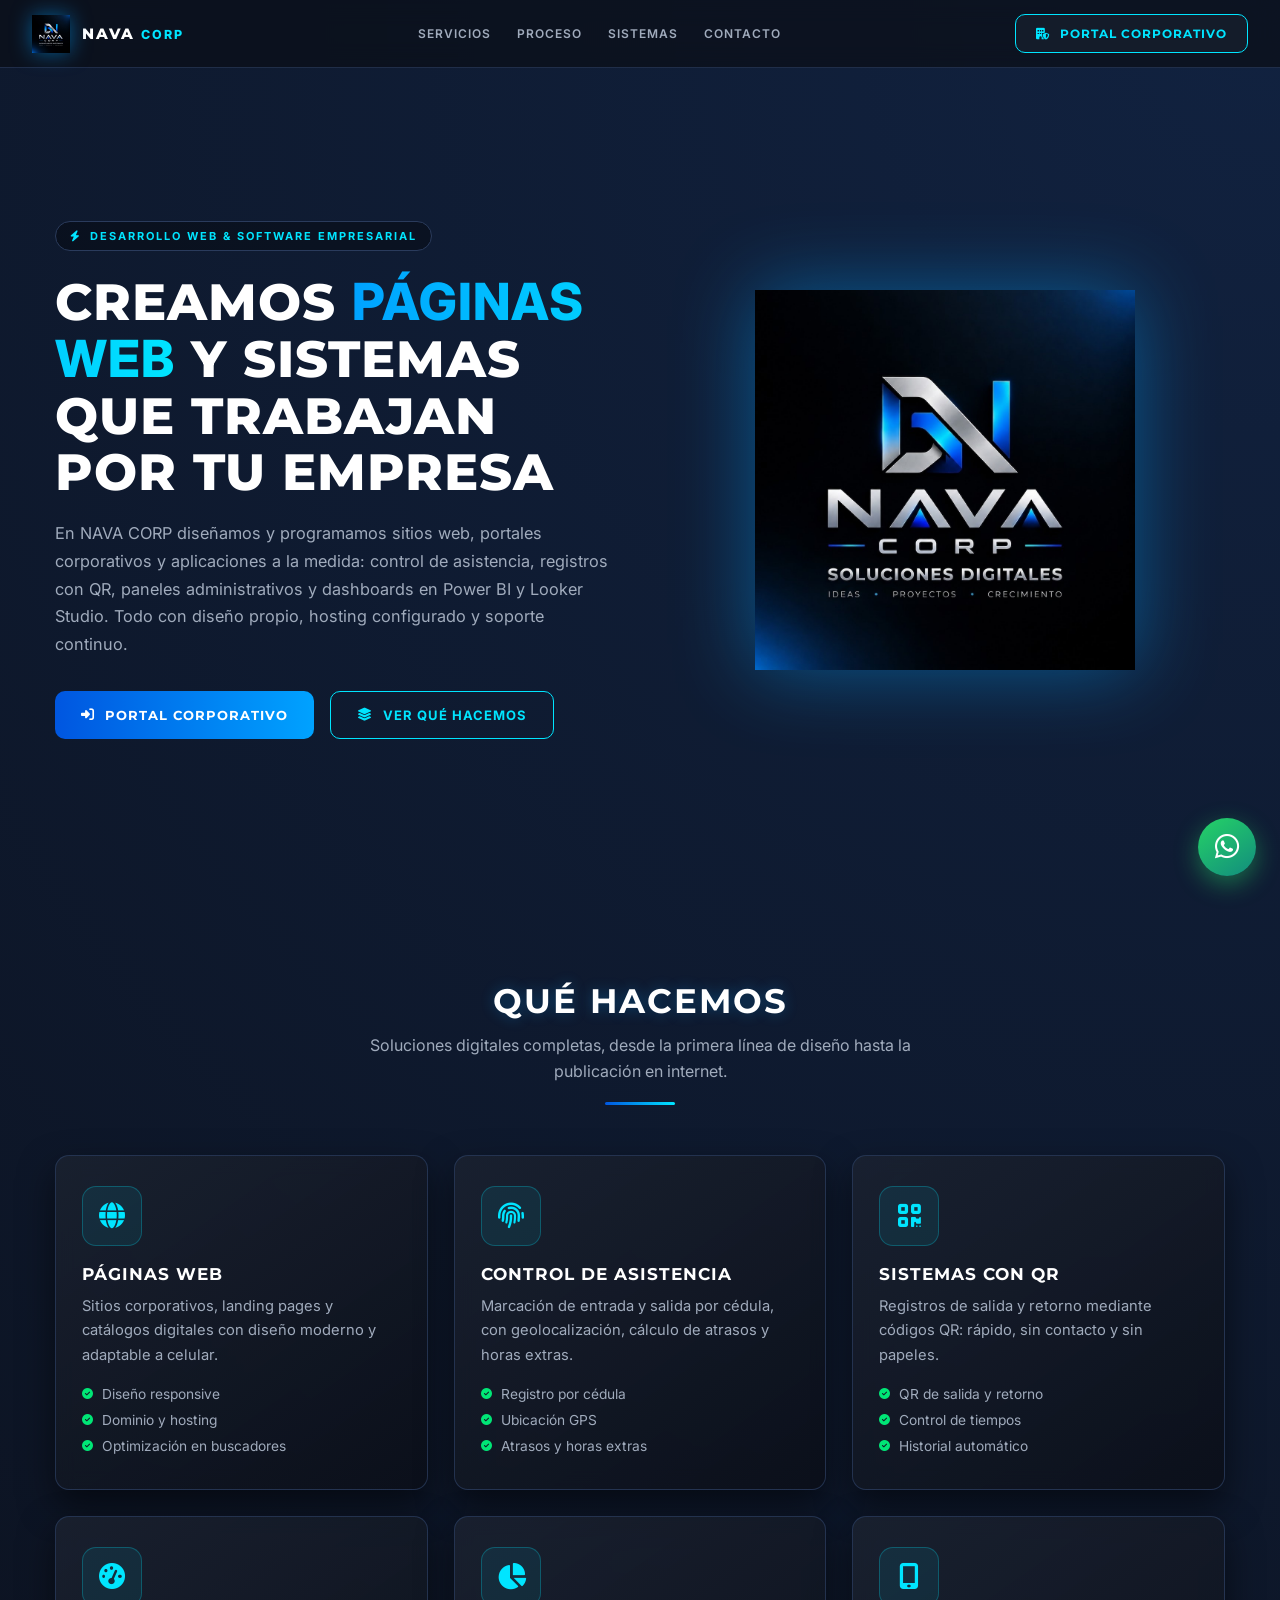
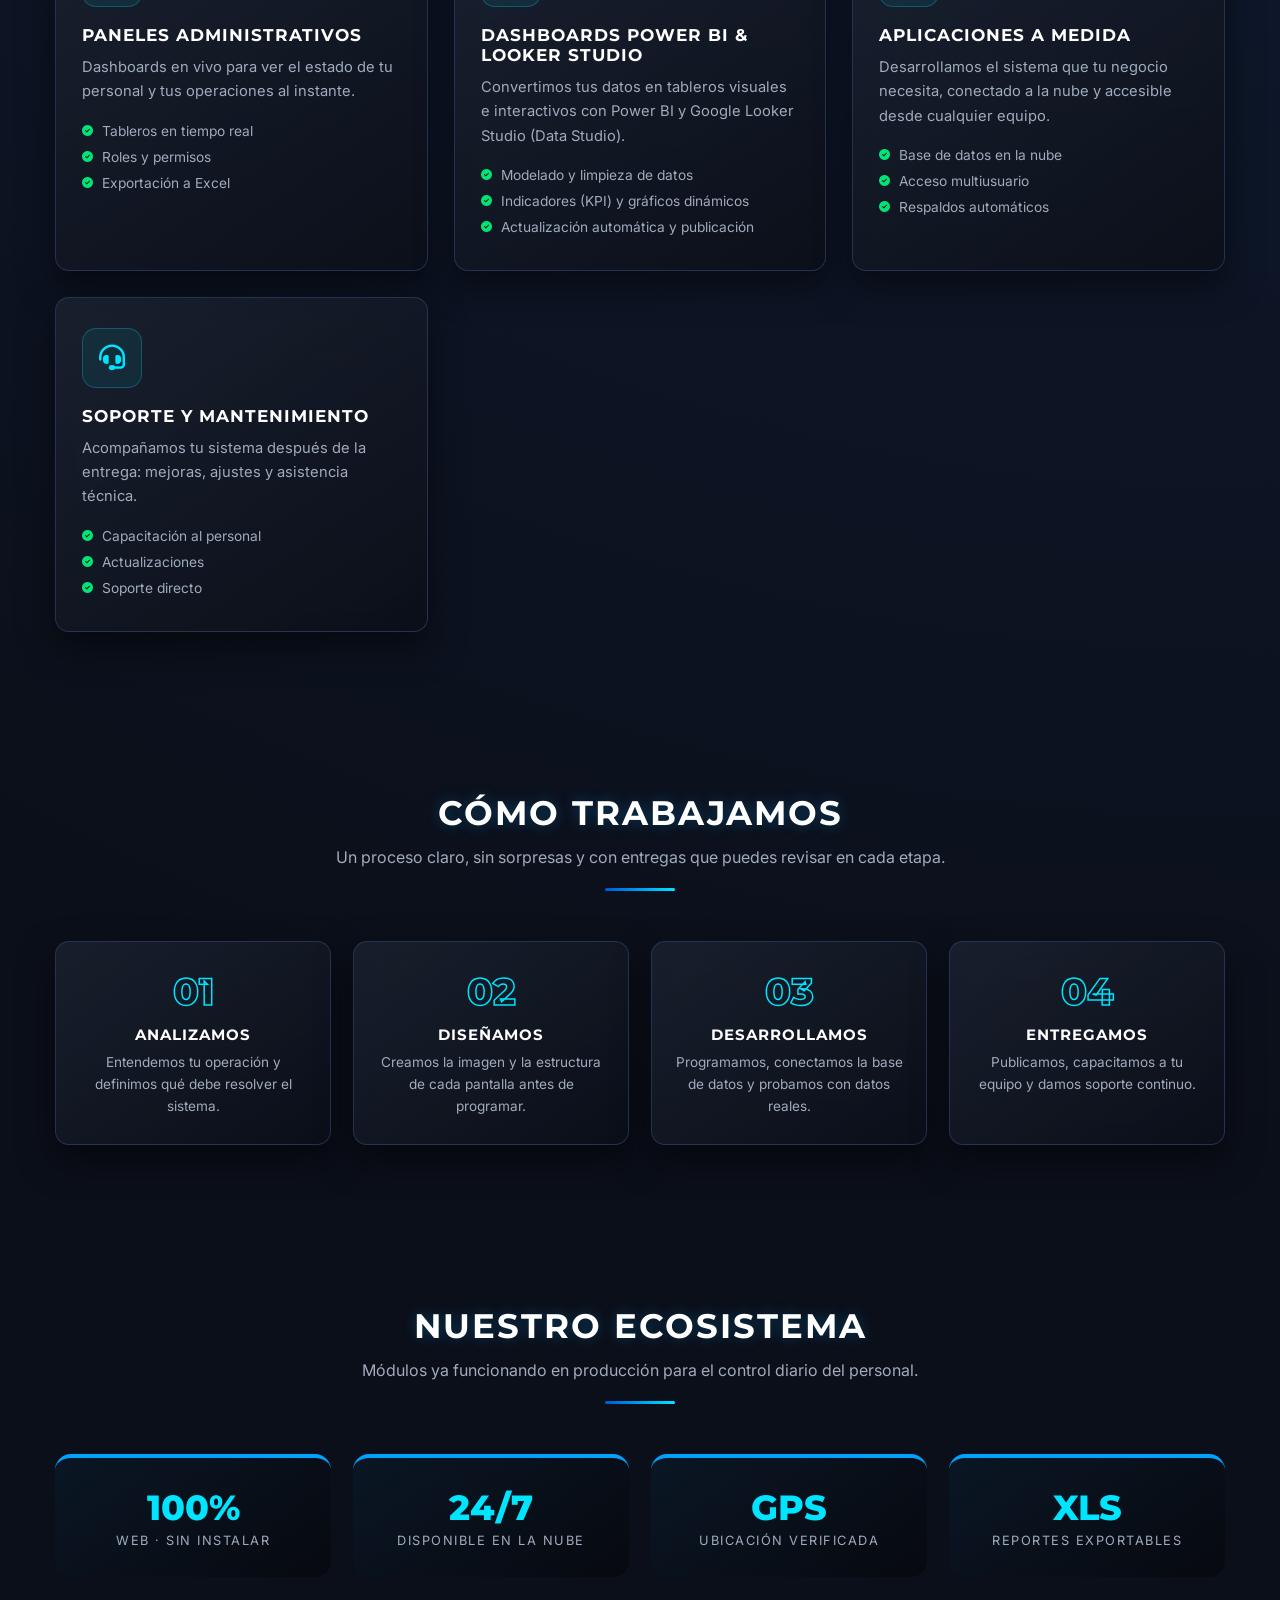
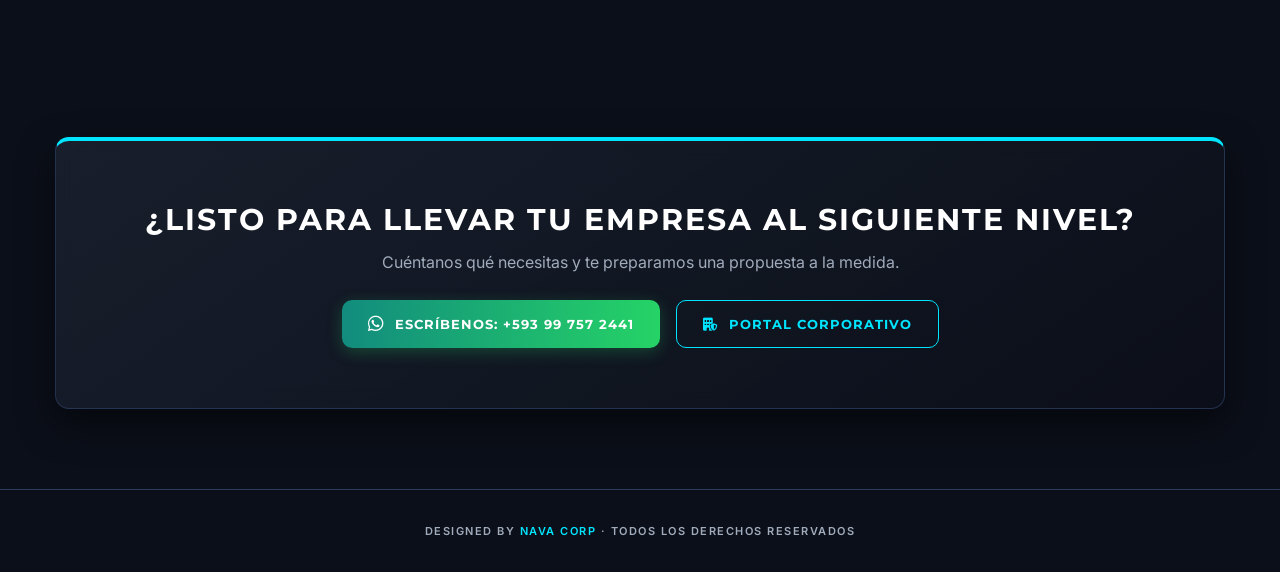
<file: public/index.html>
<!DOCTYPE html>
<html lang="es">
<head>
<meta charset="UTF-8">
<meta name="viewport" content="width=device-width, initial-scale=1.0">
<title>NAVA CORP · Desarrollo de Páginas y Sistemas Web</title>
<link href="https://fonts.googleapis.com/css2?family=Montserrat:wght@400;500;600;700;800&family=Inter:wght@400;500;600;700&display=swap" rel="stylesheet">
<link rel="stylesheet" href="https://cdnjs.cloudflare.com/ajax/libs/font-awesome/6.4.0/css/all.min.css">
<style>
:root{
  --nava-carbon:#0b0f19; --nava-steel:#1c2331; --nava-silver:#a0abbc;
  --nava-electric-blue:#0056e0; --nava-electric-light:#00a2ff; --nava-cyan:#00e5ff;
  --success:#00e676; --warning:#ffea00; --danger:#ff1744;
  --text-main:#fff; --text-muted:var(--nava-silver); --border-color:#2a3b5c;
}
*{margin:0;padding:0;box-sizing:border-box;font-family:'Inter',sans-serif;}
html{scroll-behavior:smooth;}
body{background:radial-gradient(circle at top right,#112240 0%,var(--nava-carbon) 70%);color:var(--text-main);min-height:100vh;overflow-x:hidden;}
h1,h2,h3,h4,button,input{font-family:'Montserrat',sans-serif;}
a{color:inherit;text-decoration:none;}
::-webkit-scrollbar{width:8px;}
::-webkit-scrollbar-track{background:rgba(0,0,0,.3);}
::-webkit-scrollbar-thumb{background:var(--border-color);border-radius:4px;}
::-webkit-scrollbar-thumb:hover{background:var(--nava-cyan);}

/* ===== HEADER ===== */
.topbar{position:fixed;top:0;left:0;right:0;z-index:900;display:flex;align-items:center;justify-content:space-between;
  padding:14px 32px;background:rgba(11,15,25,.75);backdrop-filter:blur(12px);border-bottom:1px solid rgba(42,59,92,.7);}
.brand{display:flex;align-items:center;gap:12px;}
.brand img{height:38px;filter:drop-shadow(0 0 10px rgba(0,162,255,.5));}
.brand span{font-family:'Montserrat';font-weight:800;letter-spacing:2px;font-size:15px;}
.brand span small{color:var(--nava-cyan);}
.nav-links{display:flex;gap:26px;align-items:center;}
.nav-links a{font-size:12px;font-weight:600;text-transform:uppercase;letter-spacing:1px;color:var(--text-muted);transition:.25s;}
.nav-links a:hover{color:var(--nava-cyan);}
.btn-cliente{padding:11px 20px;border-radius:10px;background:rgba(28,35,49,.6);border:1px solid var(--nava-cyan);color:var(--nava-cyan);
  cursor:pointer;font-weight:700;text-transform:uppercase;font-size:12px;letter-spacing:1px;display:flex;align-items:center;gap:9px;transition:.3s;white-space:nowrap;}
.btn-cliente:hover{background:rgba(0,229,255,.12);box-shadow:0 0 18px rgba(0,229,255,.45);transform:translateY(-2px);}

/* ===== HERO ===== */
.hero{min-height:100vh;display:flex;align-items:center;gap:50px;padding:130px 40px 70px;max-width:1250px;margin:0 auto;flex-wrap:wrap;}
.hero-text{flex:1;min-width:320px;}
.tag{display:inline-flex;align-items:center;gap:8px;font-size:11px;font-weight:700;letter-spacing:2px;text-transform:uppercase;
  color:var(--nava-cyan);border:1px solid var(--border-color);background:rgba(0,0,0,.35);padding:7px 14px;border-radius:20px;margin-bottom:22px;}
.hero h1{font-size:3.2rem;line-height:1.1;font-weight:800;text-transform:uppercase;letter-spacing:1px;margin-bottom:20px;}
.hero h1 em{font-style:normal;background:linear-gradient(90deg,var(--nava-electric-light),var(--nava-cyan));-webkit-background-clip:text;background-clip:text;color:transparent;}
.hero p{color:var(--text-muted);font-size:1.02rem;line-height:1.7;max-width:560px;margin-bottom:32px;}
.hero-actions{display:flex;gap:16px;flex-wrap:wrap;}
.btn-primary{background:linear-gradient(90deg,var(--nava-electric-blue) 0%,var(--nava-electric-light) 100%);color:#fff;border:none;
  padding:15px 26px;border-radius:10px;cursor:pointer;font-weight:700;text-transform:uppercase;font-size:13px;letter-spacing:1px;transition:.3s;display:flex;align-items:center;gap:10px;}
.btn-primary:hover{box-shadow:0 8px 24px rgba(0,162,255,.55);transform:translateY(-2px);}
.btn-outline{background:transparent;color:var(--nava-cyan);border:1px solid var(--nava-cyan);padding:15px 26px;border-radius:10px;
  cursor:pointer;font-weight:700;text-transform:uppercase;font-size:13px;letter-spacing:1px;transition:.3s;display:flex;align-items:center;gap:10px;}
.btn-outline:hover{background:rgba(0,229,255,.1);box-shadow:0 0 18px rgba(0,229,255,.35);transform:translateY(-2px);}
.btn-whatsapp{background:linear-gradient(90deg,#128c7e 0%,#25d366 100%);color:#fff;border:none;padding:15px 26px;border-radius:10px;
  cursor:pointer;font-family:'Montserrat',sans-serif;font-weight:700;text-transform:uppercase;font-size:13px;letter-spacing:1px;
  transition:.3s;display:inline-flex;align-items:center;gap:10px;box-shadow:0 4px 15px rgba(37,211,102,.25);}
.btn-whatsapp:hover{box-shadow:0 8px 24px rgba(37,211,102,.55);transform:translateY(-2px);}
.btn-whatsapp i{font-size:18px;}

/* BOTON FLOTANTE WHATSAPP */
.wa-float{position:fixed;right:24px;bottom:24px;z-index:950;width:58px;height:58px;border-radius:50%;
  background:linear-gradient(145deg,#25d366,#128c7e);color:#fff;display:flex;align-items:center;justify-content:center;
  font-size:28px;box-shadow:0 8px 25px rgba(37,211,102,.45);transition:.3s;animation:waPulse 2.5s infinite;}
.wa-float:hover{transform:scale(1.1);box-shadow:0 10px 30px rgba(37,211,102,.7);}
@keyframes waPulse{0%,100%{box-shadow:0 8px 25px rgba(37,211,102,.45);}50%{box-shadow:0 8px 32px rgba(37,211,102,.8);}}

.hero-visual{flex:1;min-width:300px;display:flex;justify-content:center;}
.hero-visual img{width:100%;max-width:380px;filter:drop-shadow(0 0 40px rgba(0,162,255,.45));animation:float 6s ease-in-out infinite;}
@keyframes float{0%,100%{transform:translateY(0)}50%{transform:translateY(-16px)}}

/* ===== SECCIONES ===== */
section.block{max-width:1250px;margin:0 auto;padding:80px 40px;}
.section-head{text-align:center;margin-bottom:50px;}
.section-head h2{font-size:2.1rem;text-transform:uppercase;letter-spacing:2px;margin-bottom:12px;text-shadow:0 0 14px rgba(0,162,255,.3);}
.section-head p{color:var(--text-muted);max-width:620px;margin:0 auto;line-height:1.6;}
.line{width:70px;height:3px;margin:18px auto 0;background:linear-gradient(90deg,var(--nava-electric-blue),var(--nava-cyan));border-radius:3px;}

.glass-card{background:linear-gradient(145deg,rgba(28,35,49,.8) 0%,rgba(11,15,25,.9) 100%);border-radius:14px;
  border:1px solid rgba(42,59,92,.8);box-shadow:0 15px 35px rgba(0,0,0,.5);backdrop-filter:blur(10px);}
.grid{display:grid;grid-template-columns:repeat(auto-fit,minmax(280px,1fr));gap:26px;}
.card{padding:30px 26px;transition:transform .3s,box-shadow .3s,border-color .3s;}
.card:hover{transform:translateY(-7px);border-color:var(--nava-cyan);box-shadow:0 20px 40px rgba(0,0,0,.6),0 0 22px rgba(0,229,255,.15);}
.card i.ico{font-size:26px;color:var(--nava-cyan);background:rgba(0,229,255,.08);border:1px solid rgba(0,229,255,.25);
  width:60px;height:60px;display:flex;align-items:center;justify-content:center;border-radius:14px;margin-bottom:18px;}
.card h3{font-size:1.05rem;text-transform:uppercase;letter-spacing:1px;margin-bottom:10px;}
.card p{color:var(--text-muted);font-size:.92rem;line-height:1.65;}
.card ul{list-style:none;margin-top:14px;}
.card ul li{color:var(--text-muted);font-size:.86rem;padding:5px 0 5px 20px;position:relative;}
.card ul li::before{content:"\f058";font-family:"Font Awesome 6 Free";font-weight:900;color:var(--success);position:absolute;left:0;font-size:11px;top:7px;}

/* PROCESO */
.steps{display:grid;grid-template-columns:repeat(auto-fit,minmax(220px,1fr));gap:22px;}
.step{padding:26px 22px;text-align:center;}
.step .num{font-family:'Montserrat';font-size:2.4rem;font-weight:800;color:transparent;-webkit-text-stroke:1.5px var(--nava-cyan);display:block;margin-bottom:10px;}
.step h4{font-size:.95rem;text-transform:uppercase;letter-spacing:1px;margin-bottom:8px;}
.step p{color:var(--text-muted);font-size:.85rem;line-height:1.6;}

/* STATS */
.stats{display:grid;grid-template-columns:repeat(auto-fit,minmax(180px,1fr));gap:22px;text-align:center;}
.stat{padding:28px 18px;border-top:4px solid var(--nava-electric-light);
  background:linear-gradient(145deg,rgba(0,162,255,.05) 0%,rgba(0,0,0,.4) 100%);border-radius:16px;}
.stat b{display:block;font-family:'Montserrat';font-size:2.2rem;color:var(--nava-cyan);font-weight:800;}
.stat span{color:var(--text-muted);font-size:.8rem;text-transform:uppercase;letter-spacing:1.5px;}

/* CTA */
.cta{text-align:center;padding:60px 30px;border-top:4px solid var(--nava-cyan);}
.cta h2{font-size:1.9rem;text-transform:uppercase;letter-spacing:2px;margin-bottom:14px;}
.cta p{color:var(--text-muted);margin-bottom:28px;}
.cta-actions{display:flex;gap:16px;justify-content:center;flex-wrap:wrap;}

/* FOOTER */
footer{border-top:1px solid var(--border-color);padding:34px 40px;text-align:center;color:var(--text-muted);font-size:11px;letter-spacing:1.5px;font-weight:600;}
footer .cyan{color:var(--nava-cyan);}

/* ===== MODAL PORTAL CORPORATIVO ===== */
.modal-bg{position:fixed;inset:0;background:rgba(3,6,12,.85);backdrop-filter:blur(6px);z-index:1000;display:none;align-items:center;justify-content:center;padding:20px;}
.modal-bg.open{display:flex;}
.modal{width:100%;max-width:560px;padding:36px 32px 30px;position:relative;animation:pop .28s ease;max-height:90vh;overflow-y:auto;}
@keyframes pop{from{opacity:0;transform:translateY(18px) scale(.97)}to{opacity:1;transform:none}}
.modal .close{position:absolute;top:12px;right:16px;background:none;border:none;color:var(--text-muted);font-size:20px;cursor:pointer;}
.modal .close:hover{color:var(--danger);}
.modal-head{text-align:center;margin-bottom:26px;}
.modal-head img{max-width:110px;margin:0 auto 14px;display:block;filter:drop-shadow(0 0 12px rgba(0,162,255,.45));}
.modal-head h3{text-transform:uppercase;letter-spacing:2px;font-size:1.15rem;margin-bottom:8px;}
.modal-head p{color:var(--text-muted);font-size:.85rem;}

.proyectos{display:flex;flex-direction:column;gap:14px;}
.proyecto{display:flex;align-items:center;gap:16px;padding:16px 18px;border-radius:12px;border:1px solid var(--border-color);
  background:rgba(0,0,0,.35);cursor:pointer;transition:.25s;text-align:left;width:100%;}
.proyecto:hover{border-color:var(--nava-cyan);background:rgba(0,229,255,.06);transform:translateX(5px);box-shadow:0 0 18px rgba(0,229,255,.15);}
.proyecto .av{min-width:52px;height:52px;border-radius:12px;display:flex;align-items:center;justify-content:center;font-size:20px;
  background:linear-gradient(145deg,var(--nava-electric-blue),var(--nava-electric-light));color:#fff;box-shadow:0 0 15px rgba(0,162,255,.35);}
.proyecto .info{flex:1;}
.proyecto .info h4{font-size:.98rem;text-transform:uppercase;letter-spacing:1px;margin-bottom:4px;color:var(--text-main);}
.proyecto .info p{color:var(--text-muted);font-size:.8rem;line-height:1.5;}
.proyecto .estado{font-size:10px;font-weight:700;letter-spacing:1px;text-transform:uppercase;padding:4px 10px;border-radius:20px;
  background:rgba(0,230,118,.12);border:1px solid var(--success);color:var(--success);white-space:nowrap;}
.proyecto .go{color:var(--nava-cyan);font-size:15px;}

.proyecto.soon{cursor:not-allowed;opacity:.55;}
.proyecto.soon:hover{transform:none;border-color:var(--border-color);background:rgba(0,0,0,.35);box-shadow:none;}
.proyecto.soon .av{background:rgba(255,255,255,.07);color:var(--text-muted);box-shadow:none;}
.proyecto.soon .estado{background:rgba(255,234,0,.1);border-color:var(--warning);color:var(--warning);}

.hint{margin-top:22px;font-size:.72rem;color:var(--text-muted);line-height:1.5;border-top:1px solid var(--border-color);padding-top:14px;text-align:center;}

@media(max-width:780px){
  .nav-links{display:none;}
  .topbar{padding:12px 16px;}
  .btn-cliente{font-size:10px;padding:10px 12px;}
  .hero{padding:110px 22px 50px;}
  .hero h1{font-size:2.2rem;}
  section.block{padding:60px 22px;}
  .proyecto .estado{display:none;}
}
</style>
</head>
<body>

<!-- ============ BARRA SUPERIOR ============ -->
<header class="topbar">
  <div class="brand">
    <img src="assets/img/nava_corp.png" alt="NAVA CORP">
    <span>NAVA <small>CORP</small></span>
  </div>
  <nav class="nav-links">
    <a href="#servicios">Servicios</a>
    <a href="#proceso">Proceso</a>
    <a href="#sistemas">Sistemas</a>
    <a href="#contacto">Contacto</a>
  </nav>
  <button class="btn-cliente" onclick="abrirPortal()">
    <i class="fas fa-building-shield"></i> Portal Corporativo
  </button>
</header>

<!-- ============ HERO ============ -->
<div class="hero">
  <div class="hero-text">
    <div class="tag"><i class="fas fa-bolt"></i> Desarrollo Web &amp; Software Empresarial</div>
    <h1>Creamos <em>páginas web</em> y sistemas que trabajan por tu empresa</h1>
    <p>
      En NAVA CORP diseñamos y programamos sitios web, portales corporativos y aplicaciones a la medida:
      control de asistencia, registros con QR, paneles administrativos y dashboards en Power BI y Looker Studio.
      Todo con diseño propio, hosting configurado y soporte continuo.
    </p>
    <div class="hero-actions">
      <button class="btn-primary" onclick="abrirPortal()"><i class="fas fa-right-to-bracket"></i> Portal Corporativo</button>
      <a class="btn-outline" href="#servicios"><i class="fas fa-layer-group"></i> Ver qué hacemos</a>
    </div>
  </div>
  <div class="hero-visual">
    <img src="assets/img/nava_corp.png" alt="NAVA CORP">
  </div>
</div>

<!-- ============ SERVICIOS ============ -->
<section class="block" id="servicios">
  <div class="section-head">
    <h2>Qué hacemos</h2>
    <p>Soluciones digitales completas, desde la primera línea de diseño hasta la publicación en internet.</p>
    <div class="line"></div>
  </div>

  <div class="grid">
    <div class="card glass-card">
      <i class="ico fas fa-globe"></i>
      <h3>Páginas Web</h3>
      <p>Sitios corporativos, landing pages y catálogos digitales con diseño moderno y adaptable a celular.</p>
      <ul>
        <li>Diseño responsive</li>
        <li>Dominio y hosting</li>
        <li>Optimización en buscadores</li>
      </ul>
    </div>

    <div class="card glass-card">
      <i class="ico fas fa-fingerprint"></i>
      <h3>Control de Asistencia</h3>
      <p>Marcación de entrada y salida por cédula, con geolocalización, cálculo de atrasos y horas extras.</p>
      <ul>
        <li>Registro por cédula</li>
        <li>Ubicación GPS</li>
        <li>Atrasos y horas extras</li>
      </ul>
    </div>

    <div class="card glass-card">
      <i class="ico fas fa-qrcode"></i>
      <h3>Sistemas con QR</h3>
      <p>Registros de salida y retorno mediante códigos QR: rápido, sin contacto y sin papeles.</p>
      <ul>
        <li>QR de salida y retorno</li>
        <li>Control de tiempos</li>
        <li>Historial automático</li>
      </ul>
    </div>

    <div class="card glass-card">
      <i class="ico fas fa-gauge-high"></i>
      <h3>Paneles Administrativos</h3>
      <p>Dashboards en vivo para ver el estado de tu personal y tus operaciones al instante.</p>
      <ul>
        <li>Tableros en tiempo real</li>
        <li>Roles y permisos</li>
        <li>Exportación a Excel</li>
      </ul>
    </div>

    <div class="card glass-card">
      <i class="ico fas fa-chart-pie"></i>
      <h3>Dashboards Power BI &amp; Looker Studio</h3>
      <p>Convertimos tus datos en tableros visuales e interactivos con Power BI y Google Looker Studio (Data Studio).</p>
      <ul>
        <li>Modelado y limpieza de datos</li>
        <li>Indicadores (KPI) y gráficos dinámicos</li>
        <li>Actualización automática y publicación</li>
      </ul>
    </div>

    <div class="card glass-card">
      <i class="ico fas fa-mobile-screen-button"></i>
      <h3>Aplicaciones a Medida</h3>
      <p>Desarrollamos el sistema que tu negocio necesita, conectado a la nube y accesible desde cualquier equipo.</p>
      <ul>
        <li>Base de datos en la nube</li>
        <li>Acceso multiusuario</li>
        <li>Respaldos automáticos</li>
      </ul>
    </div>

    <div class="card glass-card">
      <i class="ico fas fa-headset"></i>
      <h3>Soporte y Mantenimiento</h3>
      <p>Acompañamos tu sistema después de la entrega: mejoras, ajustes y asistencia técnica.</p>
      <ul>
        <li>Capacitación al personal</li>
        <li>Actualizaciones</li>
        <li>Soporte directo</li>
      </ul>
    </div>
  </div>
</section>

<!-- ============ PROCESO ============ -->
<section class="block" id="proceso">
  <div class="section-head">
    <h2>Cómo trabajamos</h2>
    <p>Un proceso claro, sin sorpresas y con entregas que puedes revisar en cada etapa.</p>
    <div class="line"></div>
  </div>
  <div class="steps">
    <div class="step glass-card"><span class="num">01</span><h4>Analizamos</h4><p>Entendemos tu operación y definimos qué debe resolver el sistema.</p></div>
    <div class="step glass-card"><span class="num">02</span><h4>Diseñamos</h4><p>Creamos la imagen y la estructura de cada pantalla antes de programar.</p></div>
    <div class="step glass-card"><span class="num">03</span><h4>Desarrollamos</h4><p>Programamos, conectamos la base de datos y probamos con datos reales.</p></div>
    <div class="step glass-card"><span class="num">04</span><h4>Entregamos</h4><p>Publicamos, capacitamos a tu equipo y damos soporte continuo.</p></div>
  </div>
</section>

<!-- ============ SISTEMAS / STATS ============ -->
<section class="block" id="sistemas">
  <div class="section-head">
    <h2>Nuestro ecosistema</h2>
    <p>Módulos ya funcionando en producción para el control diario del personal.</p>
    <div class="line"></div>
  </div>
  <div class="stats">
    <div class="stat"><b>100%</b><span>Web · Sin instalar</span></div>
    <div class="stat"><b>24/7</b><span>Disponible en la nube</span></div>
    <div class="stat"><b>GPS</b><span>Ubicación verificada</span></div>
    <div class="stat"><b>XLS</b><span>Reportes exportables</span></div>
  </div>
</section>

<!-- ============ CTA ============ -->
<section class="block" id="contacto">
  <div class="cta glass-card">
    <h2>¿Listo para llevar tu empresa al siguiente nivel?</h2>
    <p>Cuéntanos qué necesitas y te preparamos una propuesta a la medida.</p>
    <div class="cta-actions">
      <a class="btn-whatsapp" href="https://wa.me/593997572441?text=Hola%20NAVA%20CORP%2C%20quiero%20informaci%C3%B3n%20sobre%20sus%20servicios%20de%20desarrollo%20web." target="_blank" rel="noopener">
        <i class="fab fa-whatsapp"></i> Escríbenos: +593 99 757 2441
      </a>
      <button class="btn-outline" onclick="abrirPortal()"><i class="fas fa-building-shield"></i> Portal Corporativo</button>
    </div>
  </div>
</section>

<footer>
  <p>DESIGNED BY <span class="cyan">NAVA CORP</span> · TODOS LOS DERECHOS RESERVADOS</p>
</footer>

<!-- ============ BOTON FLOTANTE WHATSAPP ============ -->
<a class="wa-float"
   href="https://wa.me/593997572441?text=Hola%20NAVA%20CORP%2C%20quiero%20informaci%C3%B3n%20sobre%20sus%20servicios%20de%20desarrollo%20web."
   target="_blank" rel="noopener" title="Escríbenos por WhatsApp: +593 99 757 2441" aria-label="WhatsApp">
  <i class="fab fa-whatsapp"></i>
</a>

<!-- ============ MODAL: PORTAL CORPORATIVO (LISTADO DE PROYECTOS) ============ -->
<div class="modal-bg" id="modal-portal" onclick="cerrarFuera(event)">
  <div class="modal glass-card">
    <button class="close" onclick="cerrarPortal()"><i class="fas fa-xmark"></i></button>

    <div class="modal-head">
      <img src="assets/img/nava_corp.png" alt="NAVA CORP">
      <h3>Portal Corporativo</h3>
      <p>Seleccione el proyecto al que desea ingresar.</p>
    </div>

    <div class="proyectos" id="lista-proyectos"><!-- se genera por JS --></div>

    <div class="hint">
      <i class="fas fa-circle-info"></i> ¿Su empresa aún no tiene sistema? Comuníquese con NAVA CORP para activarlo.
    </div>
  </div>
</div>

<script>
/* ============================================================
   PROYECTOS DEL PORTAL
   Para agregar un nuevo cliente, copie un bloque y cambie los datos.
   activo:false  ->  aparece como "En desarrollo" y no se puede abrir.
   ============================================================ */
const PROYECTOS = [
  {
    nombre: "ITSACOURIER",
    descripcion: "Sistema de gestión y control de asistencia del personal.",
    icono: "fa-truck-fast",
    destino: "clientes/itsacourier/index.html",
    activo: true
  }
  // ,{
  //   nombre: "NUEVA EMPRESA",
  //   descripcion: "Panel administrativo y reportes.",
  //   icono: "fa-building",
  //   destino: "superadmin.html",
  //   activo: true
  // }
];

const modal = document.getElementById('modal-portal');
const lista = document.getElementById('lista-proyectos');

function pintarProyectos(){
  lista.innerHTML = '';
  PROYECTOS.forEach(p => {
    const item = document.createElement('div');
    item.className = 'proyecto' + (p.activo ? '' : ' soon');
    item.innerHTML =
      '<div class="av"><i class="fas ' + p.icono + '"></i></div>' +
      '<div class="info"><h4>' + p.nombre + '</h4><p>' + p.descripcion + '</p></div>' +
      '<span class="estado">' + (p.activo ? 'Activo' : 'En desarrollo') + '</span>' +
      (p.activo ? '<i class="go fas fa-chevron-right"></i>' : '<i class="go fas fa-lock"></i>');
    if(p.activo){
      item.onclick = () => {
        sessionStorage.setItem('nava_proyecto', p.nombre);
        window.location.href = p.destino;
      };
    }
    lista.appendChild(item);
  });
}

function abrirPortal(){ pintarProyectos(); modal.classList.add('open'); }
function cerrarPortal(){ modal.classList.remove('open'); }
function cerrarFuera(e){ if(e.target === modal) cerrarPortal(); }
document.addEventListener('keydown', e => { if(e.key === 'Escape') cerrarPortal(); });
</script>

</body>
</html>
</file>
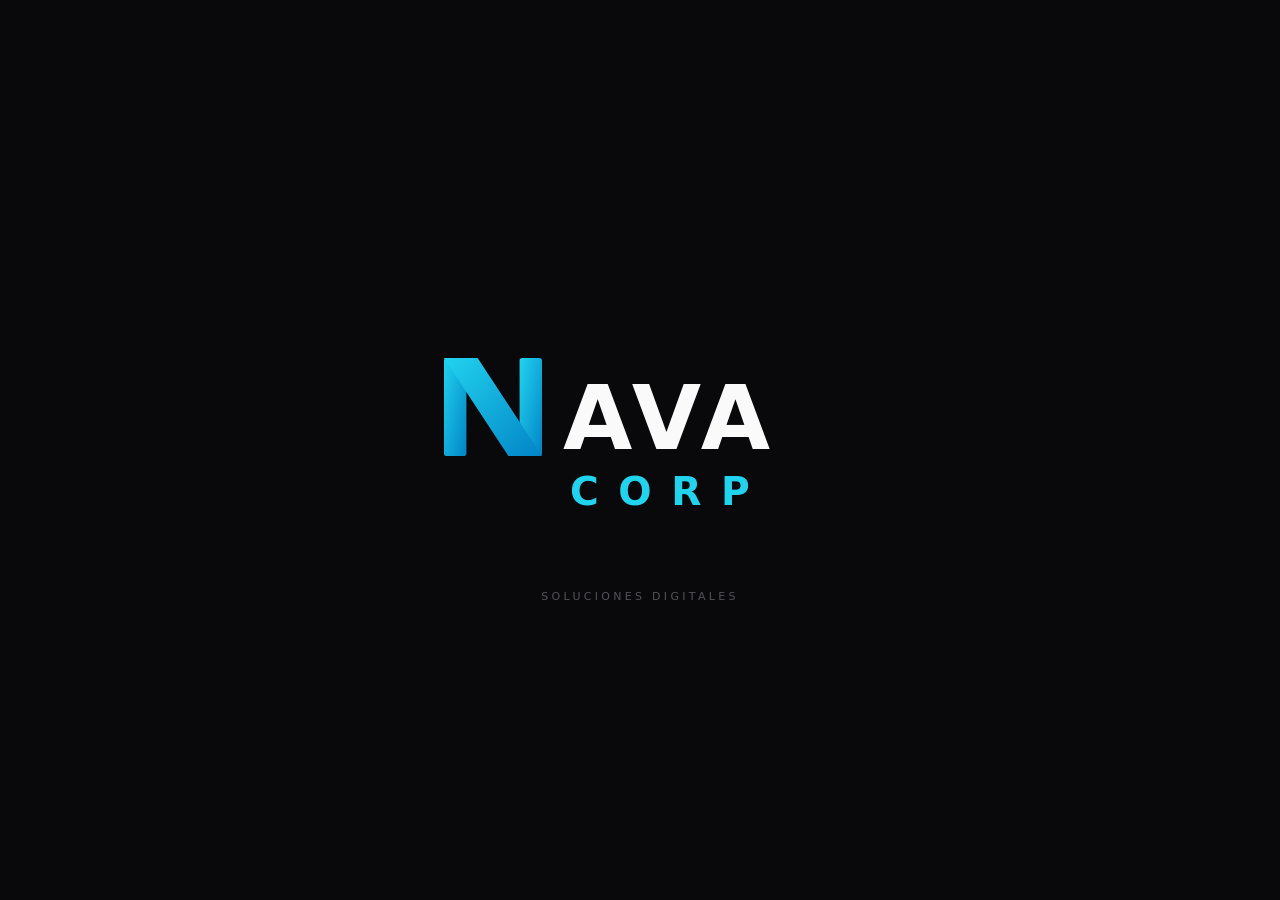
<file: Animacion.html>
<!DOCTYPE html>
<html lang="es">
<head>
  <meta charset="UTF-8">
  <meta name="viewport" content="width=device-width, initial-scale=1.0">
  <title>NAVA CORP</title>

  <script>
    /* Se marca el paso por la animación. index.html consume esta marca
       al leerla, y además se vuelve con ?n=1 como segunda barrera. */
    try { sessionStorage.setItem('nava_de_intro', '1'); } catch (e) {}
    /* Se aplica el tema guardado antes de pintar, para que no parpadee */
    try {
      document.documentElement.setAttribute('data-theme',
        localStorage.getItem('nava_tema') === 'light' ? 'light' : 'dark');
    } catch (e) {}
  </script>

  <style>
    :root { --fondo:#09090b; --texto:#fafafa; --tenue:#52525b; }
    :root[data-theme="light"] { --fondo:#ffffff; --texto:#18181b; --tenue:#a1a1aa; }

    * { margin:0; padding:0; box-sizing:border-box; }
    html, body { height:100%; }
    body {
      background: var(--fondo);
      min-height: 100vh;
      display: flex; flex-direction: column;
      align-items: center; justify-content: center;
      cursor: pointer;
      font-family: Inter, system-ui, -apple-system, sans-serif;
      transition: opacity .6s ease;
    }
    body.saliendo { opacity: 0; }

    .marco { width:100%; max-width:32rem; padding:2rem; }
    .marco svg { width:100%; height:auto; display:block; }

    .pista {
      margin-top: 2rem; font-size: 11px; letter-spacing: .3em;
      text-transform: uppercase; color: var(--tenue);
      opacity: 0; animation: aparecerAbajo .8s ease forwards; animation-delay: 1.1s;
    }

    /* =========================================================
       1. FISICAS DE ENSAMBLE (las piezas llegan volando)
       ========================================================= */
    .pieza { transform-origin: center; opacity: 0; }

    .pilar-izq { animation: ensamblarIzq  .8s cubic-bezier(0.34,1.56,0.64,1) forwards; }
    .pilar-der { animation: ensamblarDer  .8s cubic-bezier(0.34,1.56,0.64,1) forwards; animation-delay: .1s; }
    .diagonal  { animation: ensamblarDiag .8s cubic-bezier(0.34,1.56,0.64,1) forwards; animation-delay: .25s; }

    /* Los textos entran cuando la N ya esta armada */
    .texto-ava  { opacity:0; animation: aparecerDerecha .8s cubic-bezier(0.34,1.56,0.64,1) forwards; animation-delay: .5s; }
    .texto-corp { opacity:0; animation: aparecerAbajo   .8s cubic-bezier(0.34,1.56,0.64,1) forwards; animation-delay: .7s; }

    /* =========================================================
       2. ILUMINACION SOLO EN LOS BORDES (neon sutil)
       ========================================================= */
    .n-glow { animation: neonBorde 3s ease-in-out infinite alternate; }

    /* ============ TRAYECTORIAS ============ */
    @keyframes ensamblarIzq  { 0%{transform:translate(-50px,-50px) scale(.5);opacity:0;} 100%{transform:translate(0,0) scale(1);opacity:1;} }
    @keyframes ensamblarDer  { 0%{transform:translate(50px,50px) scale(.5);opacity:0;}   100%{transform:translate(0,0) scale(1);opacity:1;} }
    @keyframes ensamblarDiag { 0%{transform:translateY(-80px) scale(.5);opacity:0;}      100%{transform:translateY(0) scale(1);opacity:1;} }
    @keyframes aparecerDerecha { 0%{transform:translateX(30px);opacity:0;filter:blur(3px);} 100%{transform:translateX(0);opacity:1;filter:blur(0);} }
    @keyframes aparecerAbajo   { 0%{transform:translateY(20px);opacity:0;filter:blur(3px);} 100%{transform:translateY(0);opacity:1;filter:blur(0);} }
    @keyframes neonBorde { 0%{filter:drop-shadow(0 0 1px rgba(34,211,238,.4));} 100%{filter:drop-shadow(0 0 6px rgba(34,211,238,1));} }

    /* A quien pide menos movimiento se le quita solo el pulso en bucle */
    @media (prefers-reduced-motion: reduce) { .n-glow { animation: none; } }
  </style>
</head>
<body onclick="entrar()" title="Clic para entrar">

  <div class="marco">
    <svg xmlns="http://www.w3.org/2000/svg" viewBox="0 0 320 140" role="img" aria-label="NAVA CORP">
      <defs>
        <linearGradient id="navaCyan" x1="0%" y1="0%" x2="100%" y2="100%">
          <stop offset="0%" stop-color="#22d3ee" />
          <stop offset="100%" stop-color="#0284c7" />
        </linearGradient>
      </defs>

      <!-- LA "N" -->
      <g class="n-glow" fill="url(#navaCyan)">
        <rect class="pieza pilar-izq" x="20" y="20" width="16" height="70" rx="2" />
        <rect class="pieza pilar-der" x="74" y="20" width="16" height="70" rx="2" />
        <polygon class="pieza diagonal" points="20,20 44,20 90,90 66,90" />
      </g>

      <!-- AVA AL LADO DE LA N -->
      <text class="texto-ava" x="105" y="85" font-family="Inter, system-ui, sans-serif" font-size="64" font-weight="900" fill="var(--texto)" letter-spacing="4">AVA</text>

      <!-- CORP DEBAJO DE AVA -->
      <text class="texto-corp" x="110" y="125" font-family="Inter, system-ui, sans-serif" font-size="28" font-weight="600" fill="#22d3ee" letter-spacing="14">CORP</text>
    </svg>
  </div>

  <p class="pista">Soluciones digitales</p>

  <script>
    /* Cuando termina la animación entra al sitio.
       Tiempos: 0,25 s de retardo + 0,8 s de la última pieza + 1,2 s en pantalla. */
    var entrado = false;

    function entrar() {
      if (entrado) return;
      entrado = true;
      try { sessionStorage.setItem('nava_de_intro', '1'); } catch (e) {}
      document.body.classList.add('saliendo');
      setTimeout(function () { window.location.replace('index.html?n=1'); }, 450);
    }

    setTimeout(entrar, 2700);
    document.addEventListener('keydown', entrar, { once: true });
  </script>
</body>
</html>
</file>
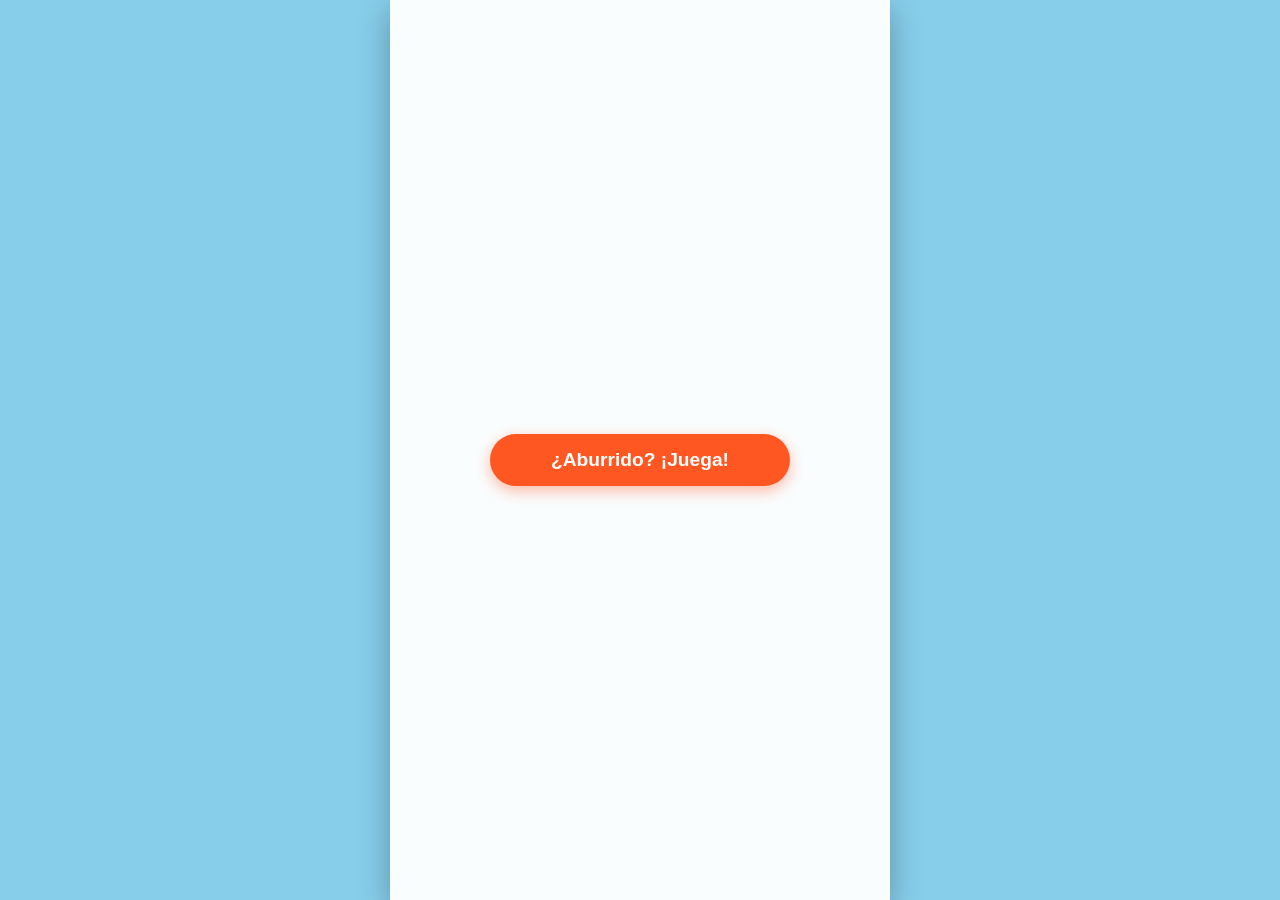
<file: extras/juego.html>
<!DOCTYPE html>
<html lang="es">
<head>
    <meta charset="UTF-8">
    <meta name="viewport" content="width=device-width, initial-scale=1.0, maximum-scale=1.0, user-scalable=no">
    <title>Minijuego - Salto Infinito</title>
    <style>
        @import url('https://fonts.googleapis.com/css2?family=Fredoka+One&family=Poppins:wght@400;700&display=swap');

        * {
            box-sizing: border-box;
            margin: 0;
            padding: 0;
            user-select: none; 
            -webkit-user-select: none;
        }

        body {
            background-color: #87CEEB; 
            color: #333;
            display: flex;
            justify-content: center;
            align-items: center;
            height: 100vh;
            width: 100vw;
            overflow: hidden; 
            font-family: 'Poppins', sans-serif;
        }

        #app {
            background: #a0d8ef;
            width: 100%;
            height: 100%;
            max-width: 500px; 
            position: relative;
            overflow: hidden;
            box-shadow: 0 10px 30px rgba(0,0,0,0.3);
        }

        .screen {
            position: absolute;
            top: 0;
            left: 0;
            width: 100%;
            height: 100%;
            display: flex;
            flex-direction: column;
            justify-content: center;
            align-items: center;
            padding: 20px;
            transition: all 0.3s ease;
            background: rgba(255, 255, 255, 0.95);
            z-index: 5;
        }

        .hidden {
            display: none !important;
        }

        h2 { font-family: 'Fredoka One', cursive; font-size: 2.5rem; margin-bottom: 10px; color: #ff5722; text-align: center; }
        h3 { margin-top: 20px; color: #4CAF50; font-family: 'Fredoka One', cursive; }
        p { text-align: center; font-weight: bold; color: #555; }

        button {
            background: #ff5722;
            color: white;
            border: none;
            padding: 15px 30px;
            font-size: 1.2rem;
            font-weight: bold;
            border-radius: 30px;
            cursor: pointer;
            transition: transform 0.2s, background 0.2s;
            margin-top: 20px;
            width: 80%;
            max-width: 300px;
            box-shadow: 0 5px 15px rgba(255, 87, 34, 0.4);
        }

        button:hover, button:active {
            background: #e64a19;
            transform: scale(1.05);
        }

        input {
            padding: 15px;
            font-size: 1.2rem;
            border: 3px solid #ff5722;
            border-radius: 15px;
            background: #fff;
            color: #333;
            text-align: center;
            outline: none;
            width: 80%;
            max-width: 300px;
            margin-top: 20px;
            font-weight: bold;
        }

        canvas {
            display: block;
            background: url('https://www.transparenttextures.com/patterns/cubes.png') #87CEEB;
            width: 100%;
            height: 100%;
            touch-action: none; 
            z-index: 1;
        }

        #score-hud {
            position: absolute;
            top: 20px;
            left: 20px;
            font-size: 2rem;
            font-family: 'Fredoka One', cursive;
            color: #fff;
            -webkit-text-stroke: 1px #333;
            z-index: 10;
        }

        .stats { font-size: 1.2rem; margin: 5px 0; }
        
        #leaderboard-list {
            list-style: none;
            width: 100%;
            max-width: 300px;
            margin-top: 15px;
            max-height: 180px;
            overflow-y: auto;
        }

        #leaderboard-list li {
            background: #f1f1f1;
            margin-bottom: 8px;
            padding: 12px;
            border-radius: 10px;
            display: flex;
            justify-content: space-between;
            font-weight: bold;
            border-left: 5px solid #4CAF50;
        }

        .rank-1 { color: #d4af37; font-size: 1.1em;}
        .rank-2 { color: #9e9e9e; }
        .rank-3 { color: #cd7f32; }
    </style>
</head>
<body>

<div id="app">
    <!-- PANTALLA DE INICIO -->
    <div id="start-screen" class="screen">
        <button id="btn-aburrido">¿Aburrido? ¡Juega!</button>
        
        <div id="name-container" class="hidden" style="width: 100%;">
            <h2>Súper Salto</h2>
            <p>Mantén presionado los lados para moverte.</p>
            <p style="color:#E53935; font-size:0.9em; margin-top:5px;">Evita los pinchos rojos. ¡Pisa los resortes!</p>
            <div style="text-align: center;">
                <input type="text" id="player-name" placeholder="Tu apodo..." autocomplete="off" maxlength="12" />
                <br>
                <button id="btn-iniciar">Iniciar Juego</button>
            </div>
        </div>
    </div>

    <!-- PANTALLA DE JUEGO -->
    <div id="game-screen" class="screen hidden" style="padding: 0; background: transparent;">
        <div id="score-hud"><span id="current-score">0</span></div>
        <canvas id="game-canvas"></canvas>
    </div>

    <!-- PANTALLA DE GAME OVER -->
    <div id="game-over-screen" class="screen hidden">
        <h2 id="death-message">¡Te caíste!</h2>
        <p class="stats">Jugador: <span id="final-name" style="color:#ff5722;"></span></p>
        <p class="stats">Altura Máxima: <span id="final-score" style="color:#ff5722;">0</span></p>
        <p class="stats">Tu Récord Global: <strong id="final-position" style="color:#4CAF50;">-</strong></p>
        
        <h3>Mejores Saltadores</h3>
        <ul id="leaderboard-list"></ul>
        
        <button id="btn-restart">Saltar de nuevo</button>
    </div>
</div>

<script>
    let playerName = "";
    let score = 0;
    let gameLoop;
    let isPlaying = false;
    
    const app = document.getElementById('app');
    const startScreen = document.getElementById('start-screen');
    const nameContainer = document.getElementById('name-container');
    const btnAburrido = document.getElementById('btn-aburrido');
    const btnIniciar = document.getElementById('btn-iniciar');
    const inputName = document.getElementById('player-name');
    
    const gameScreen = document.getElementById('game-screen');
    const canvas = document.getElementById('game-canvas');
    const ctx = canvas.getContext('2d');
    const hudScore = document.getElementById('current-score');
    
    const gameOverScreen = document.getElementById('game-over-screen');
    const finalScore = document.getElementById('final-score');
    const finalPosition = document.getElementById('final-position');
    const finalName = document.getElementById('final-name');
    const leaderboardList = document.getElementById('leaderboard-list');
    const btnRestart = document.getElementById('btn-restart');
    const deathMessage = document.getElementById('death-message');

    let player = { x: 0, y: 0, width: 30, height: 30, dx: 0, dy: 0, speed: 6, jumpPower: -10.5, superJumpPower: -18, gravity: 0.4 };
    let platforms = [];
    let keys = { left: false, right: false };

    function resizeCanvas() {
        canvas.width = app.clientWidth;
        canvas.height = app.clientHeight;
    }
    window.addEventListener('resize', resizeCanvas);

    window.addEventListener('keydown', (e) => {
        if (e.code === 'ArrowLeft') keys.left = true;
        if (e.code === 'ArrowRight') keys.right = true;
    });
    window.addEventListener('keyup', (e) => {
        if (e.code === 'ArrowLeft') keys.left = false;
        if (e.code === 'ArrowRight') keys.right = false;
    });

    canvas.addEventListener('touchstart', (e) => {
        e.preventDefault();
        let touchX = e.touches[0].clientX;
        let rect = canvas.getBoundingClientRect();
        let x = touchX - rect.left;
        if (x < canvas.width / 2) { keys.left = true; keys.right = false; } 
        else { keys.right = true; keys.left = false; }
    }, {passive: false});

    canvas.addEventListener('touchend', (e) => {
        e.preventDefault();
        keys.left = false;
        keys.right = false;
    }, {passive: false});

    btnAburrido.addEventListener('click', () => {
        btnAburrido.classList.add('hidden');
        nameContainer.classList.remove('hidden');
        inputName.focus();
    });

    btnIniciar.addEventListener('click', () => {
        if(inputName.value.trim() === "") {
            alert("¡Necesitas un nombre para el ranking!");
            return;
        }
        playerName = inputName.value.trim();
        startScreen.classList.add('hidden');
        resizeCanvas();
        startGame();
    });

    btnRestart.addEventListener('click', () => {
        gameOverScreen.classList.add('hidden');
        startGame();
    });

    function createPlatforms() {
        platforms = [];
        // Plataforma base inicial
        platforms.push({ x: canvas.width / 2 - 35, y: canvas.height - 50, width: 70, height: 15, booster: false, obstacle: false, springTimer: 0 });
        
        let currentY = canvas.height - 50;
        for (let i = 1; i < 15; i++) {
            // Distancia vertical más corta y amigable (50 a 80 píxeles max)
            currentY -= (40 + Math.random() * 40); 
            let pWidth = 65 + Math.random() * 25;
            platforms.push({
                x: Math.random() * (canvas.width - pWidth),
                y: currentY,
                width: pWidth,
                height: 15,
                booster: Math.random() < 0.12, 
                obstacle: Math.random() < 0.15,
                springTimer: 0
            });
            
            if (platforms[i].booster) platforms[i].obstacle = false;
        }
    }

    function startGame() {
        score = 0;
        isPlaying = true;
        createPlatforms();
        
        player.x = canvas.width / 2 - player.width / 2;
        player.y = canvas.height - 150;
        player.dy = player.jumpPower; 
        
        hudScore.innerText = score;
        gameScreen.classList.remove('hidden');
        
        updateGame();
    }

    function updateGame() {
        if (!isPlaying) return;

        ctx.clearRect(0, 0, canvas.width, canvas.height);

        // Movimiento Horizontal
        if (keys.left) player.x -= player.speed;
        if (keys.right) player.x += player.speed;

        // Efecto Pac-Man (Atravesar la pantalla)
        if (player.x + player.width < 0) player.x = canvas.width;
        if (player.x > canvas.width) player.x = -player.width;

        player.dy += player.gravity;
        player.y += player.dy;

        // Actualizar y Dibujar Plataformas
        for (let i = 0; i < platforms.length; i++) {
            let p = platforms[i];
            
            // Dibujar Plataforma
            ctx.fillStyle = '#4CAF50';
            ctx.beginPath();
            ctx.roundRect(p.x, p.y, p.width, p.height, 5);
            ctx.fill();

            // Dibujar Obstáculo (Pinchos)
            let obsSize = 20;
            let obsX = p.x + (p.width / 2) - (obsSize / 2);
            let obsY = p.y - obsSize;

            if (p.obstacle) {
                ctx.fillStyle = '#E53935';
                ctx.beginPath();
                ctx.moveTo(obsX, p.y);
                ctx.lineTo(obsX + obsSize/2, obsY);
                ctx.lineTo(obsX + obsSize, p.y);
                ctx.fill();

                if (player.x < obsX + obsSize &&
                    player.x + player.width > obsX &&
                    player.y < obsY + obsSize &&
                    player.y + player.height > obsY) {
                    endGame("¡Te pinchaste!");
                    return;
                }
            }

            // Dibujar Resorte y Animación
            let boostW = 20;
            let boostX = p.x + (p.width / 2) - (boostW / 2);
            
            if (p.booster) {
                if (p.springTimer > 0) p.springTimer--;

                // Lógica de estiramiento visual
                let extH = 10;
                if (p.springTimer > 10) {
                    extH = 10 + (20 - p.springTimer) * 2; // Sube hasta 30
                } else if (p.springTimer > 0) {
                    extH = 10 + p.springTimer * 2; // Baja a 10
                }

                let boostY = p.y - extH;

                // Base metálica del resorte
                ctx.fillStyle = '#9E9E9E'; 
                ctx.fillRect(boostX, p.y - 4, boostW, 4);

                // Muelle amarillo
                ctx.fillStyle = '#FFEB3B';
                ctx.fillRect(boostX + 2, boostY + 4, boostW - 4, extH - 4);
                
                // Tapa superior naranja
                ctx.fillStyle = '#F57F17';
                ctx.fillRect(boostX, boostY, boostW, 4);
            }

            // Colisión para el salto
            if (player.dy > 0 && 
                player.x + player.width > p.x && 
                player.x < p.x + p.width && 
                player.y + player.height > p.y && 
                player.y + player.height < p.y + p.height + player.dy) {
                
                if (p.booster && player.x + player.width > boostX && player.x < boostX + boostW) {
                    player.dy = player.superJumpPower; // Súper Salto
                    p.springTimer = 20; // Iniciar animación de rebote de 20 frames
                } else {
                    player.dy = player.jumpPower; // Salto Normal
                }
            }
        }

        // Movimiento de Cámara
        if (player.y < canvas.height / 2) {
            let diff = (canvas.height / 2) - player.y;
            player.y = canvas.height / 2;
            score += Math.floor(diff / 10);
            hudScore.innerText = score;

            for (let i = 0; i < platforms.length; i++) {
                platforms[i].y += diff;
            }
        }

        // Reciclaje de plataformas con distancia ajustada
        for (let i = 0; i < platforms.length; i++) {
            if (platforms[i].y > canvas.height + 100) {
                let minY = platforms[0].y;
                for(let j=1; j<platforms.length; j++) {
                    if(platforms[j].y < minY) minY = platforms[j].y;
                }
                
                // Distancia vertical ajustada para fácil alcance
                platforms[i].y = minY - (40 + Math.random() * 40);
                platforms[i].x = Math.random() * (canvas.width - platforms[i].width);
                
                platforms[i].booster = Math.random() < 0.12;
                platforms[i].obstacle = !platforms[i].booster && Math.random() < 0.15; 
                platforms[i].springTimer = 0;
            }
        }

        // Dibujar Jugador
        ctx.fillStyle = '#ff5722';
        ctx.beginPath();
        ctx.roundRect(player.x, player.y, player.width, player.height, 8);
        ctx.fill();
        
        ctx.fillStyle = 'white';
        ctx.fillRect(player.x + 5, player.y + 5, 8, 8);
        ctx.fillRect(player.x + 17, player.y + 5, 8, 8);
        ctx.fillStyle = 'black';
        let eyeOffset = keys.left ? -2 : (keys.right ? 2 : 0);
        ctx.fillRect(player.x + 7 + eyeOffset, player.y + 7, 4, 4);
        ctx.fillRect(player.x + 19 + eyeOffset, player.y + 7, 4, 4);

        if (player.y > canvas.height) {
            endGame("¡Te caíste!");
            return;
        }

        gameLoop = requestAnimationFrame(updateGame);
    }

    function endGame(reason) {
        isPlaying = false;
        cancelAnimationFrame(gameLoop);
        
        deathMessage.innerText = reason;
        gameScreen.classList.add('hidden');
        gameOverScreen.classList.remove('hidden');

        finalName.innerText = playerName;
        finalScore.innerText = score;

        saveScoreAndShowLeaderboard();
    }

    function saveScoreAndShowLeaderboard() {
        let leaderboard = JSON.parse(localStorage.getItem('minijuego_doodle_leaderboard_v2')) || [];
        let existingPlayerIndex = leaderboard.findIndex(entry => entry.name === playerName);
        
        if (existingPlayerIndex !== -1) {
            if (score > leaderboard[existingPlayerIndex].score) {
                leaderboard[existingPlayerIndex].score = score;
            }
        } else {
            leaderboard.push({ name: playerName, score: score });
        }
        
        leaderboard.sort((a, b) => b.score - a.score);
        if(leaderboard.length > 50) leaderboard = leaderboard.slice(0, 50);
        localStorage.setItem('minijuego_doodle_leaderboard_v2', JSON.stringify(leaderboard));

        let position = leaderboard.findIndex(entry => entry.name === playerName) + 1;
        finalPosition.innerText = `#${position}`;

        leaderboardList.innerHTML = '';
        let top5 = leaderboard.slice(0, 5);
        
        top5.forEach((entry, index) => {
            let li = document.createElement('li');
            let rankClass = index === 0 ? 'rank-1' : (index === 1 ? 'rank-2' : (index === 2 ? 'rank-3' : ''));
            li.innerHTML = `<span class="${rankClass}">#${index + 1} ${entry.name}</span> <span class="${rankClass}">${entry.score} pts</span>`;
            leaderboardList.appendChild(li);
        });
    }

    resizeCanvas();
</script>

</body>
</html>
</file>
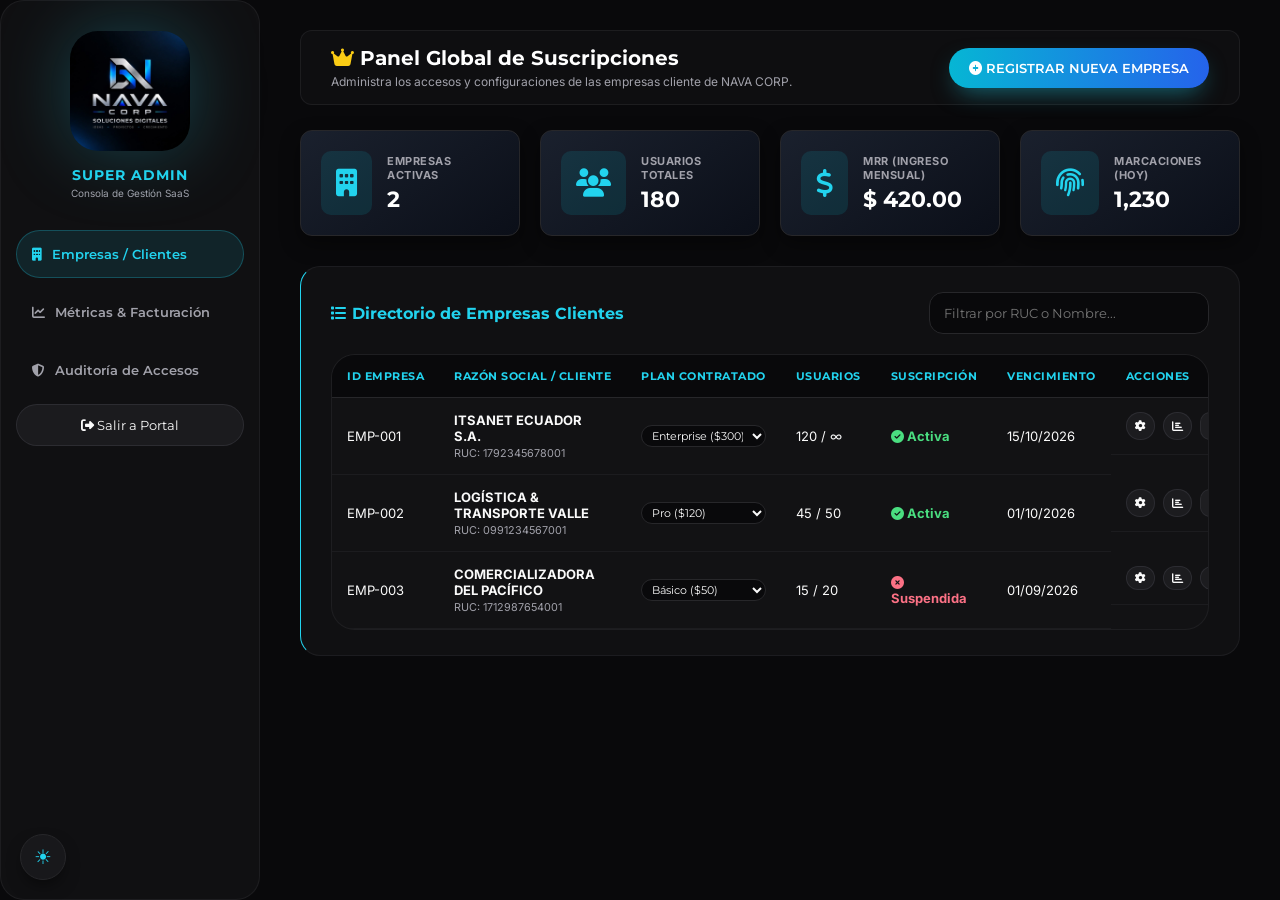
<file: clientes/itsacourier/superadmin.html>
<!DOCTYPE html>
<html lang="es">
<head>
<meta charset="UTF-8">
<meta name="viewport" content="width=device-width, initial-scale=1.0">
<title>NAVA CORP - Panel Super Admin (SaaS Demo)</title>
<link href="https://fonts.googleapis.com/css2?family=Montserrat:wght@400;500;600;700&family=Inter:wght@400;500;600;700&display=swap" rel="stylesheet">
<link rel="stylesheet" href="https://cdnjs.cloudflare.com/ajax/libs/font-awesome/6.4.0/css/all.min.css">
<link rel="stylesheet" href="css/style.css">
<script src="js/tema.js"></script>
<style>
  .superadmin-header {
      border-bottom: 2px solid var(--nava-cyan);
      padding: 15px 30px;
      display: flex;
      justify-content: space-between;
      align-items: center;
  }
  .saas-metrics-grid {
      display: grid;
      grid-template-columns: repeat(auto-fit, minmax(220px, 1fr));
      gap: 20px;
      margin-bottom: 30px;
  }
  .metric-card {
      padding: 20px;
      border-radius: 12px;
      background: linear-gradient(145deg, rgba(28, 35, 49, 0.9) 0%, rgba(11, 15, 25, 0.95) 100%);
      border: 1px solid var(--border-color);
      box-shadow: 0 8px 20px rgba(0,0,0,0.4);
      display: flex;
      align-items: center;
      gap: 15px;
  }
  .metric-icon {
      font-size: 28px;
      color: var(--nava-cyan);
      background: rgba(0, 229, 255, 0.1);
      padding: 15px;
      border-radius: 10px;
  }
  .metric-info h4 {
      font-size: 11px;
      color: var(--text-muted);
      text-transform: uppercase;
      letter-spacing: 0.5px;
  }
  .metric-info h2 {
      font-size: 22px;
      color: #fff;
      margin-top: 4px;
  }
  .badge-plan {
      padding: 4px 8px;
      border-radius: 4px;
      font-size: 10px;
      font-weight: 700;
      text-transform: uppercase;
  }
  .plan-basic { background: rgba(0, 162, 255, 0.15); color: var(--nava-electric-light); border: 1px solid var(--nava-electric-light); }
  .plan-pro { background: rgba(0, 229, 255, 0.15); color: var(--nava-cyan); border: 1px solid var(--nava-cyan); }
  .plan-enterprise { background: rgba(255, 234, 0, 0.15); color: var(--warning); border: 1px solid var(--warning); }
  
  .status-active { color: var(--success); font-weight: bold; }
  .status-suspended { color: var(--danger); font-weight: bold; }
</style>
</head>
<body>

<div class="admin-layout">
    
    <!-- Barra Lateral Super-Admin -->
    <aside class="admin-sidebar glass-card">
        <div class="sidebar-logo">
            <img src="img/logo.png" alt="NAVA CORP" class="logo" style="max-width: 120px;">
            <h2 style="font-size: 14px; text-align: center; color: var(--nava-cyan); letter-spacing: 1px;">SUPER ADMIN</h2>
            <span style="font-size: 10px; color: var(--text-muted);">Consola de Gestión SaaS</span>
        </div>
        <nav class="sidebar-nav">
            <button class="nav-btn active" onclick="mostrarModulo('empresas', this)"><i class="fas fa-building"></i> Empresas / Clientes</button>
            <button class="nav-btn" onclick="mostrarModulo('metricas', this)"><i class="fas fa-chart-line"></i> Métricas & Facturación</button>
            <button class="nav-btn" onclick="mostrarModulo('auditoria', this)"><i class="fas fa-shield-alt"></i> Auditoría de Accesos</button>
            <button class="btn-cancel" style="margin-top: auto; text-align: center;" onclick="window.location.href='index.html'"><i class="fas fa-sign-out-alt"></i> Salir a Portal</button>
        </nav>
    </aside>

    <!-- Área de Trabajo Principal -->
    <main class="admin-main">
        
        <header class="superadmin-header glass-card" style="margin-bottom: 25px; border-radius: 12px;">
            <div>
                <h2 style="color: #fff; font-size: 20px; margin: 0;"><i class="fas fa-crown" style="color: var(--warning);"></i> Panel Global de Suscripciones</h2>
                <p style="color: var(--text-muted); font-size: 12px; margin-top: 4px;">Administra los accesos y configuraciones de las empresas cliente de NAVA CORP.</p>
            </div>
            <button class="btn-primary" onclick="abrirModalNuevaEmpresa()">
                <i class="fas fa-plus-circle"></i> Registrar Nueva Empresa
            </button>
        </header>

        <!-- Tarjetas de Métricas SaaS Globales -->
        <div class="saas-metrics-grid">
            <div class="metric-card">
                <div class="metric-icon"><i class="fas fa-building"></i></div>
                <div class="metric-info">
                    <h4>Empresas Activas</h4>
                    <h2 id="metric-empresas-activas">0</h2>
                </div>
            </div>
            <div class="metric-card">
                <div class="metric-icon"><i class="fas fa-users"></i></div>
                <div class="metric-info">
                    <h4>Usuarios Totales</h4>
                    <h2 id="metric-usuarios-totales">0</h2>
                </div>
            </div>
            <div class="metric-card">
                <div class="metric-icon"><i class="fas fa-dollar-sign"></i></div>
                <div class="metric-info">
                    <h4>MRR (Ingreso Mensual)</h4>
                    <h2 id="metric-mrr">$ 0.00</h2>
                </div>
            </div>
            <div class="metric-card">
                <div class="metric-icon"><i class="fas fa-fingerprint"></i></div>
                <div class="metric-info">
                    <h4>Marcaciones (Hoy)</h4>
                    <h2 id="metric-marcaciones">1,230</h2>
                </div>
            </div>
        </div>

        <!-- MÓDULO 1: DIRECTORIO DE EMPRESAS -->
        <div id="mod-empresas" class="search-section glass-card" style="border-left-color: var(--nava-cyan);">
            <div style="display: flex; justify-content: space-between; align-items: center; margin-bottom: 20px; flex-wrap: wrap; gap: 15px;">
                <h3 style="color: var(--nava-cyan); font-size: 16px;"><i class="fas fa-list"></i> Directorio de Empresas Clientes</h3>
                <input type="text" id="input-filtro-empresas" class="input-dark" placeholder="Filtrar por RUC o Nombre..." style="max-width: 280px;" oninput="filtrarEmpresas()">
            </div>

            <div class="table-container" style="display: block;">
                <table>
                    <thead>
                        <tr>
                            <th>ID Empresa</th>
                            <th>Razón Social / Cliente</th>
                            <th>Plan Contratado</th>
                            <th>Usuarios</th>
                            <th>Suscripción</th>
                            <th>Vencimiento</th>
                            <th>Acciones</th>
                        </tr>
                    </thead>
                    <tbody id="tabla-empresas-body">
                        <!-- Se llena dinámicamente mediante JS -->
                    </tbody>
                </table>
            </div>
        </div>

        <!-- MÓDULO 2: MÉTRICAS Y FACTURACIÓN (DEMO) -->
        <div id="mod-metricas" class="search-section glass-card" style="border-left-color: var(--warning); display: none;">
            <h3 style="color: var(--warning); font-size: 16px; margin-bottom: 15px;"><i class="fas fa-chart-line"></i> Proyección de Ingresos SaaS</h3>
            <p style="color: var(--text-muted); margin-bottom: 20px;">Desglose de ingresos según los planes asignados a tus clientes:</p>
            <div class="table-container" style="display: block;">
                <table>
                    <thead>
                        <tr>
                            <th>Tipo de Plan</th>
                            <th>Precio Unitario</th>
                            <th>Clientes Suscritos</th>
                            <th>Total Recaudado/Mes</th>
                        </tr>
                    </thead>
                    <tbody id="tabla-facturacion-body">
                        <!-- Dinámico -->
                    </tbody>
                </table>
            </div>
        </div>

        <!-- MÓDULO 3: AUDITORÍA DE ACCESOS (DEMO) -->
        <div id="mod-auditoria" class="search-section glass-card" style="border-left-color: var(--danger); display: none;">
            <h3 style="color: var(--danger); font-size: 16px; margin-bottom: 15px;"><i class="fas fa-shield-alt"></i> Registro de Eventos Globales</h3>
            <div class="table-container" style="display: block;">
                <table>
                    <thead>
                        <tr>
                            <th>Hora Evento</th>
                            <th>Empresa</th>
                            <th>Acción Realizada</th>
                            <th>IP Origen</th>
                        </tr>
                    </thead>
                    <tbody id="tabla-auditoria-body">
                        <tr><td>10:14:02</td><td>ITSANET ECUADOR S.A.</td><td>Inicio de sesión Admin</td><td>190.152.14.22</td></tr>
                        <tr><td>09:45:10</td><td>LOGÍSTICA VALLE</td><td>Marcación Masiva Asistencia</td><td>181.198.45.10</td></tr>
                        <tr><td>08:00:15</td><td>COMERCIALIZADORA PACÍFICO</td><td>Intento fallido de acceso (Suspendida)</td><td>200.25.100.5</td></tr>
                    </tbody>
                </table>
            </div>
        </div>

    </main>
</div>

<!-- ================= MODALES DE PRUEBA ================= -->

<!-- Modal Nueva Empresa -->
<div id="modal-nueva-empresa" class="modal-overlay" style="display: none;">
    <div class="modal-caja glass-card" style="max-width: 550px; width: 95%;">
        <div class="modal-header">
            <h3 style="color: var(--nava-cyan);"><i class="fas fa-building"></i> Dar de Alta Nueva Empresa Cliente</h3>
            <button class="close-btn" onclick="cerrarModalSA('modal-nueva-empresa')">×</button>
        </div>
        
        <form onsubmit="guardarNuevaEmpresa(event)" class="gestion-controls" style="flex-direction: column; align-items: stretch; gap: 12px; text-align: left;">
            <div class="form-group" style="margin: 0;">
                <label>Identificador Único (ID de Empresa)</label>
                <input type="text" id="new-emp-id" class="input-dark" placeholder="Ej: emp_guayaquil_01" required>
            </div>
            
            <div class="form-group" style="margin: 0;">
                <label>Razón Social / Nombre Comercial</label>
                <input type="text" id="new-emp-nombre" class="input-dark" placeholder="Ej: CORPORACIÓN XYZ S.A." required>
            </div>

            <div style="display: flex; gap: 10px;">
                <div class="form-group" style="margin: 0; flex: 1;">
                    <label>RUC / Tax ID</label>
                    <input type="number" id="new-emp-ruc" class="input-dark" placeholder="1790000000001" required>
                </div>
                <div class="form-group" style="margin: 0; flex: 1;">
                    <label>Plan Contratado</label>
                    <select id="new-emp-plan">
                        <option value="basic">Básico ($50/mes)</option>
                        <option value="pro" selected>Pro ($120/mes)</option>
                        <option value="enterprise">Enterprise ($300/mes)</option>
                    </select>
                </div>
            </div>

            <div style="display: flex; gap: 10px;">
                <div class="form-group" style="margin: 0; flex: 1;">
                    <label>Correo Electrónico Admin</label>
                    <input type="email" id="new-emp-email" class="input-dark" placeholder="admin@xyz.com" required>
                </div>
                <div class="form-group" style="margin: 0; flex: 1;">
                    <label>Límite Usuarios</label>
                    <input type="number" id="new-emp-limit" class="input-dark" value="50">
                </div>
            </div>

            <div style="display: flex; gap: 10px; margin-top: 15px;">
                <button type="button" class="btn-cancel" style="flex:1;" onclick="cerrarModalSA('modal-nueva-empresa')">Cancelar</button>
                <button type="submit" class="btn-primary" style="flex:1;">Crear Cliente Demo</button>
            </div>
        </form>
    </div>
</div>

<!-- Modal Configurar Módulos -->
<div id="modal-config-modulos" class="modal-overlay" style="display: none;">
    <div class="modal-caja glass-card" style="max-width: 450px; width: 95%;">
        <div class="modal-header">
            <h3 style="color: var(--nava-cyan);"><i class="fas fa-cog"></i> Configurar Módulos Cliente</h3>
            <button class="close-btn" onclick="cerrarModalSA('modal-config-modulos')">×</button>
        </div>
        <div style="text-align: left; display: flex; flex-direction: column; gap: 15px; margin-bottom: 20px;">
            <p style="color: var(--text-muted); font-size: 12px;">Activa o desactiva las funcionalidades que esta empresa tendrá disponibles en su portal:</p>
            <label style="display: flex; align-items: center; gap: 10px; cursor: pointer;">
                <input type="checkbox" id="chk-mod-almuerzos" checked style="width:18px; height:18px;">
                <span>Módulo de Registro de Almuerzos (QR)</span>
            </label>
            <label style="display: flex; align-items: center; gap: 10px; cursor: pointer;">
                <input type="checkbox" id="chk-mod-asistencia" checked style="width:18px; height:18px;">
                <span>Módulo de Asistencia Biométrica + GPS</span>
            </label>
            <label style="display: flex; align-items: center; gap: 10px; cursor: pointer;">
                <input type="checkbox" id="chk-mod-excel" checked style="width:18px; height:18px;">
                <span>Exportación de Reportes a Excel</span>
            </label>
        </div>
        <button class="btn-primary" style="width: 100%;" onclick="guardarConfigModulos()">Guardar Preferencias</button>
    </div>
</div>

<!-- Modal Ver Estadísticas -->
<div id="modal-ver-stats" class="modal-overlay" style="display: none;">
    <div class="modal-caja glass-card" style="max-width: 500px; width: 95%;">
        <div class="modal-header">
            <h3 style="color: var(--warning);"><i class="fas fa-chart-bar"></i> Estadísticas de Uso</h3>
            <button class="close-btn" onclick="cerrarModalSA('modal-ver-stats')">×</button>
        </div>
        <div style="text-align: left; display: flex; flex-direction: column; gap: 12px; font-size: 13px;">
            <p><strong>Cliente:</strong> <span id="stat-cliente-nombre">-</span></p>
            <p><strong>Consumo del Mes:</strong> 1,420 marcaciones registradas</p>
            <p><strong>Uso de Almacenamiento:</strong> 12.4 MB en Firestore</p>
            <p><strong>Ubicación GPS más frecuente:</strong> Quito, Ecuador</p>
        </div>
        <button class="btn-cancel" style="width: 100%; margin-top: 20px;" onclick="cerrarModalSA('modal-ver-stats')">Cerrar</button>
    </div>
</div>

<!-- LÓGICA DE SIMULACIÓN INTERACTIVA -->
<script>
// Base de Datos de Prueba (Simulada en Memoria)
let PRECIOS_PLANES = { basic: 50, pro: 120, enterprise: 300 };

let empresasDemo = [
    { id: "EMP-001", nombre: "ITSANET ECUADOR S.A.", ruc: "1792345678001", plan: "enterprise", usuarios: 120, limite: "∞", estado: "activa", vencimiento: "15/10/2026" },
    { id: "EMP-002", nombre: "LOGÍSTICA & TRANSPORTE VALLE", ruc: "0991234567001", plan: "pro", usuarios: 45, limite: 50, estado: "activa", vencimiento: "01/10/2026" },
    { id: "EMP-003", nombre: "COMERCIALIZADORA DEL PACÍFICO", ruc: "1712987654001", plan: "basic", usuarios: 15, limite: 20, estado: "suspendida", vencimiento: "01/09/2026" }
];

let empresaSeleccionada = null;

// Inicialización de la pantalla
window.onload = function() {
    renderizarEmpresas();
};

function renderizarEmpresas(filtro = "") {
    const tbody = document.getElementById("tabla-empresas-body");
    tbody.innerHTML = "";

    let activas = 0;
    let usuariosTotal = 0;
    let mrrTotal = 0;

    let filtradas = empresasDemo.filter(e => 
        e.nombre.toLowerCase().includes(filtro.toLowerCase()) || 
        e.ruc.includes(filtro) || 
        e.id.toLowerCase().includes(filtro.toLowerCase())
    );

    filtradas.forEach((emp, index) => {
        if(emp.estado === "activa") {
            activas++;
            mrrTotal += PRECIOS_PLANES[emp.plan] || 0;
        }
        usuariosTotal += (typeof emp.usuarios === 'number' ? emp.usuarios : 0);

        let planClass = emp.plan === 'basic' ? 'plan-basic' : (emp.plan === 'pro' ? 'plan-pro' : 'plan-enterprise');
        let planLabel = emp.plan === 'basic' ? 'Básico ($50)' : (emp.plan === 'pro' ? 'Pro ($120)' : 'Enterprise ($300)');

        let estadoHTML = emp.estado === 'activa' 
            ? `<span class="status-active"><i class="fas fa-check-circle"></i> Activa</span>` 
            : `<span class="status-suspended"><i class="fas fa-times-circle"></i> Suspendida</span>`;

        let botonToggleEstado = emp.estado === 'activa'
            ? `<button class="btn-delete-small" title="Suspender Cliente" onclick="cambiarEstadoEmpresa('${emp.id}', 'suspendida')"><i class="fas fa-ban"></i></button>`
            : `<button class="btn-outline" style="padding: 4px 8px; font-size: 11px;" title="Reactivar Cliente" onclick="cambiarEstadoEmpresa('${emp.id}', 'activa')"><i class="fas fa-redo"></i></button>`;

        tbody.innerHTML += `
            <tr>
                <td><code>${emp.id}</code></td>
                <td><strong>${emp.nombre}</strong><br><small style="color:var(--text-muted);">RUC: ${emp.ruc}</small></td>
                <td>
                    <select onchange="cambiarPlanEmpresa('${emp.id}', this.value)" style="padding: 2px 6px; font-size: 11px; border-radius:4px;" class="${planClass}">
                        <option value="basic" ${emp.plan === 'basic' ? 'selected' : ''}>Básico ($50)</option>
                        <option value="pro" ${emp.plan === 'pro' ? 'selected' : ''}>Pro ($120)</option>
                        <option value="enterprise" ${emp.plan === 'enterprise' ? 'selected' : ''}>Enterprise ($300)</option>
                    </select>
                </td>
                <td>${emp.usuarios} / ${emp.limite}</td>
                <td>${estadoHTML}</td>
                <td>${emp.vencimiento}</td>
                <td style="display: flex; gap: 8px;">
                    <button class="btn-cancel" style="padding: 4px 8px; font-size: 11px;" title="Configurar Módulos" onclick="abrirConfigModulos('${emp.nombre}')"><i class="fas fa-cog"></i></button>
                    <button class="btn-cancel" style="padding: 4px 8px; font-size: 11px;" title="Ver Estadísticas" onclick="abrirStats('${emp.nombre}')"><i class="fas fa-chart-bar"></i></button>
                    ${botonToggleEstado}
                </td>
            </tr>
        `;
    });

    // Actualizar tarjetas de métricas
    document.getElementById("metric-empresas-activas").innerText = activas;
    document.getElementById("metric-usuarios-totales").innerText = usuariosTotal;
    document.getElementById("metric-mrr").innerText = `$ ${mrrTotal.toFixed(2)}`;

    renderizarModuloFacturacion();
}

function renderizarModuloFacturacion() {
    const tbody = document.getElementById("tabla-facturacion-body");
    tbody.innerHTML = "";

    let planes = [
        { key: "basic", nombre: "Básico (Solo Almuerzos)", precio: 50 },
        { key: "pro", nombre: "Pro (Asistencia Biométrica)", precio: 120 },
        { key: "enterprise", nombre: "Enterprise (Ilimitado)", precio: 300 }
    ];

    planes.forEach(p => {
        let conteo = empresasDemo.filter(e => e.plan === p.key && e.estado === "activa").length;
        let subtotal = conteo * p.precio;
        tbody.innerHTML += `
            <tr>
                <td><strong>${p.nombre}</strong></td>
                <td>$ ${p.precio.toFixed(2)} / mes</td>
                <td><span class="badge-status">${conteo} Clientes</span></td>
                <td style="color:var(--success); font-weight:bold;">$ ${subtotal.toFixed(2)}</td>
            </tr>
        `;
    });
}

function filtrarEmpresas() {
    let q = document.getElementById("input-filtro-empresas").value;
    renderizarEmpresas(q);
}

function cambiarEstadoEmpresa(id, nuevoEstado) {
    let emp = empresasDemo.find(e => e.id === id);
    if(emp) {
        emp.estado = nuevoEstado;
        renderizarEmpresas();
    }
}

function cambiarPlanEmpresa(id, nuevoPlan) {
    let emp = empresasDemo.find(e => e.id === id);
    if(emp) {
        emp.plan = nuevoPlan;
        renderizarEmpresas();
    }
}

function abrirModalNuevaEmpresa() {
    document.getElementById("modal-nueva-empresa").style.display = "flex";
}

function guardarNuevaEmpresa(e) {
    e.preventDefault();
    let id = document.getElementById("new-emp-id").value.trim().toUpperCase();
    let nombre = document.getElementById("new-emp-nombre").value.trim().toUpperCase();
    let ruc = document.getElementById("new-emp-ruc").value.trim();
    let plan = document.getElementById("new-emp-plan").value;
    let limite = document.getElementById("new-emp-limit").value || 50;

    empresasDemo.push({
        id: id,
        nombre: nombre,
        ruc: ruc,
        plan: plan,
        usuarios: 1,
        limite: limite,
        estado: "activa",
        vencimiento: "30/11/2026"
    });

    cerrarModalSA("modal-nueva-empresa");
    renderizarEmpresas();
}

function abrirConfigModulos(nombre) {
    document.getElementById("modal-config-modulos").style.display = "flex";
}

function guardarConfigModulos() {
    alert("Preferencias de módulos guardadas con éxito para la empresa.");
    cerrarModalSA("modal-config-modulos");
}

function abrirStats(nombre) {
    document.getElementById("stat-cliente-nombre").innerText = nombre;
    document.getElementById("modal-ver-stats").style.display = "flex";
}

function cerrarModalSA(id) {
    document.getElementById(id).style.display = "none";
}

function mostrarModulo(modName, btn) {
    document.querySelectorAll('.admin-sidebar .nav-btn').forEach(b => b.classList.remove('active'));
    btn.classList.add('active');

    document.getElementById("mod-empresas").style.display = modName === 'empresas' ? 'block' : 'none';
    document.getElementById("mod-metricas").style.display = modName === 'metricas' ? 'block' : 'none';
    document.getElementById("mod-auditoria").style.display = modName === 'auditoria' ? 'block' : 'none';
}
</script>
</body>
</html>
</file>
<file: clientes/itsacourier/css/style.css>
:root { 
    --nava-carbon: #0b0f19; --nava-steel: #1c2331; --nava-silver: #a0abbc;
    --nava-electric-blue: #0056e0; --nava-electric-light: #00a2ff; --nava-cyan: #00e5ff;
    --primary: var(--nava-electric-light); --primary-hover: var(--nava-electric-blue);
    --success: #00e676; --warning: #ffea00; --danger: #ff1744; 
    --bg-body: var(--nava-carbon); --text-main: #ffffff; --text-muted: var(--nava-silver); --border-color: #2a3b5c;
}

* { margin: 0; padding: 0; box-sizing: border-box; font-family: 'Inter', sans-serif; }
body { background: radial-gradient(circle at top right, #112240 0%, var(--nava-carbon) 70%); color: var(--text-main); min-height: 100vh; font-size: 13px; overflow-x: hidden;}
h1, h2, h3, button, select, input, th { font-family: 'Montserrat', sans-serif; }

::-webkit-scrollbar { width: 8px; height: 8px; }
::-webkit-scrollbar-track { background: rgba(0,0,0,0.3); border-radius: 4px; }
::-webkit-scrollbar-thumb { background: var(--border-color); border-radius: 4px; }
::-webkit-scrollbar-thumb:hover { background: var(--nava-cyan); }

.dato-oculto { display: none; }
.alerta-roja { color: var(--danger) !important; font-weight: bold; }
.alerta-verde { color: var(--success) !important; font-weight: bold; }
.rojo { color: var(--danger) !important; font-weight: 700; animation: pulse 2s infinite; }
.verde { color: var(--success) !important; font-weight: 700; }
@keyframes pulse { 0% { opacity: 1; } 50% { opacity: 0.7; } 100% { opacity: 1; } }

.badge-status { white-space: nowrap; display: inline-block; padding: 4px 10px; border-radius: 4px; background: rgba(255,255,255,0.1); border: 1px solid var(--border-color); font-size: 11px; }

.glass-card { background: linear-gradient(145deg, rgba(28, 35, 49, 0.8) 0%, rgba(11, 15, 25, 0.9) 100%); border-radius: 12px; border: 1px solid rgba(42, 59, 92, 0.8); box-shadow: 0 15px 35px rgba(0,0,0,0.5), inset 0 0 10px rgba(160,171,188,0.05); backdrop-filter: blur(10px); }
.box { padding: 40px 30px; margin: 40px auto; text-align: center; }

/* DISEÑO PANTALLA INICIO Y FOOTER */
.split-layout { display: flex; height: 100vh; width: 100vw; position: relative; }
.left-side { flex: 1; display: flex; flex-direction: column; justify-content: center; align-items: center; background: rgba(0,0,0,0.2); border-right: 1px solid var(--border-color); position: relative;}
.logo-container-main { flex: 1; display: flex; align-items: center; justify-content: center; }
.logo-gigante { width: 350px; filter: drop-shadow(0 0 25px rgba(0, 162, 255, 0.5)); transition: transform 0.3s;}
.logo-gigante:hover { transform: scale(1.05); }

.footer-legend { text-align: center; color: var(--text-muted); font-size: 11px; letter-spacing: 1.5px; padding-bottom: 20px; font-weight: 600;}
.author-name { color: var(--nava-cyan); font-weight: 700; margin-top: 4px; font-size: 12px;}
.firma-autor { height: 50px; margin-top: 5px; filter: invert(1) contrast(1.2); opacity: 0.8; mix-blend-mode: screen; pointer-events: none;}

.right-side { flex: 1; display: flex; flex-direction: column; justify-content: center; align-items: center; padding: 40px; }
.welcome-title { font-size: 2.2rem; color: var(--text-main); text-transform: uppercase; letter-spacing: 2px; margin-bottom: 40px; text-shadow: 0 0 10px rgba(0,162,255,0.3); }

/* BOTONES */
.menu-botones { display: flex; flex-direction: column; gap: 20px; width: 100%; max-width: 350px; }
.btn-menu { padding: 18px; font-size: 1rem; border-radius: 10px; background: rgba(28, 35, 49, 0.6); border: 1px solid var(--nava-cyan); color: var(--nava-cyan); cursor: pointer; transition: 0.3s; text-transform: uppercase; font-weight: 600; display: flex; align-items: center; justify-content: center; gap: 10px; }
.btn-menu:hover { background: rgba(0, 229, 255, 0.1); box-shadow: 0 0 15px rgba(0, 229, 255, 0.4); transform: translateY(-3px); }
.btn-admin-trigger { border-color: var(--nava-electric-blue); color: var(--nava-electric-light); }

.btn-primary { background: linear-gradient(90deg, var(--nava-electric-blue) 0%, var(--nava-electric-light) 100%); color: #fff; border: none; padding: 12px 20px; border-radius: 8px; cursor: pointer; font-weight: bold; text-transform: uppercase; transition: 0.3s; }
.btn-primary:hover { box-shadow: 0 6px 20px rgba(0, 162, 255, 0.6); transform: translateY(-1px); }

.btn-export { background: linear-gradient(90deg, #00897b 0%, #00bfa5 100%); color: #fff; border: none; padding: 10px 18px; border-radius: 8px; cursor: pointer; font-weight: bold; text-transform: uppercase; transition: 0.3s; box-shadow: 0 4px 15px rgba(0, 191, 165, 0.3); display: flex; align-items: center; gap: 8px; font-size: 12px;}
.btn-export:hover { box-shadow: 0 6px 20px rgba(0, 191, 165, 0.6); transform: translateY(-2px); background: linear-gradient(90deg, #00bfa5 0%, #00897b 100%);}

.btn-outline { background: transparent; color: var(--nava-cyan); border: 1px solid var(--nava-cyan); padding: 12px 20px; border-radius: 8px; cursor: pointer; font-weight: bold; transition: 0.3s; }
.btn-outline:hover { background: rgba(0, 229, 255, 0.1); box-shadow: 0 0 15px rgba(0, 229, 255, 0.3); transform: translateY(-1px); }
.btn-success { background: transparent; border: 1px solid var(--success); color: var(--success); padding: 12px 20px; border-radius: 8px; font-weight: bold; cursor: pointer; transition: 0.3s; }
.btn-success:hover { background: rgba(0, 230, 118, 0.1); box-shadow: 0 0 10px rgba(0, 230, 118, 0.3); }
.btn-danger { background: transparent; border: 1px solid var(--danger); color: var(--danger); padding: 12px 20px; border-radius: 8px; font-weight: bold; cursor: pointer; transition: 0.3s; }
.btn-danger:hover { background: rgba(255, 23, 68, 0.1); box-shadow: 0 0 10px rgba(255, 23, 68, 0.3); }
.btn-cancel { background: rgba(255,255,255,0.05); color: var(--text-main); border: 1px solid var(--border-color); padding: 12px 20px; border-radius: 8px; cursor: pointer; transition: 0.3s;}
.btn-cancel:hover { background: rgba(255,255,255,0.1); border-color: var(--nava-cyan); color: var(--nava-cyan); }
.btn-delete-small { background: rgba(255,23,68,0.1); color: var(--danger); border: 1px solid transparent; border-radius: 6px; padding: 6px 10px; font-size: 11px; cursor: pointer; transition: 0.2s; font-weight: 600; white-space: nowrap;}
.btn-delete-small:hover { background: var(--danger); color: #fff; box-shadow: 0 0 10px rgba(255,23,68,0.4); }

/* NUEVO BOTON EDITAR */
.btn-edit-small { background: rgba(255, 234, 0, 0.1); color: var(--warning); border: 1px solid transparent; border-radius: 6px; padding: 6px 10px; font-size: 11px; cursor: pointer; transition: 0.2s; font-weight: 600; white-space: nowrap;}
.btn-edit-small:hover { background: var(--warning); color: #000; box-shadow: 0 0 10px rgba(255, 234, 0, 0.4); }

.btn-delete-wide { width: 100%; text-align: center;}
.btn-volver { position: absolute; top: 20px; left: 20px; background: transparent; color: var(--nava-silver); border: none; cursor: pointer; font-size: 14px; font-weight:bold; padding: 10px; z-index: 100;}
.btn-volver:hover { color: var(--nava-cyan); }

.form-group { text-align: left; margin-bottom: 15px; display: flex; flex-direction: column; gap: 6px; flex: 1; min-width: 160px; }
.form-group label { font-size: 11px; font-weight: 600; color: var(--nava-cyan); text-transform: uppercase; letter-spacing: 0.5px; }
select, .input-dark { padding: 12px 14px; width: 100%; border: 1px solid var(--border-color); background: rgba(0,0,0,0.3); color: white; border-radius: 8px; outline: none; transition: border 0.2s; font-size: 13px;}
select:focus, .input-dark:focus { border-color: var(--nava-cyan); box-shadow: 0 0 10px rgba(0,229,255,0.2); }
select option { background: var(--nava-steel); }
.logo { max-width: 140px; margin: 0 auto 15px; display: block; filter: drop-shadow(0 0 10px rgba(0, 162, 255, 0.4)); }

/* LAYOUT PANEL ADMIN CENTRADO Y CON VIDA */
.view-section { width: 100%; display: flex; justify-content: center; }
.container { margin: 0 auto; width: 100%; display: block; }
.admin-dashboard { border-top: 4px solid var(--nava-cyan); box-shadow: 0 20px 50px rgba(0,0,0,0.6), 0 0 20px rgba(0, 229, 255, 0.1); }
.header-section { display: flex; justify-content: space-between; align-items: center; margin-bottom: 30px; flex-wrap: wrap; gap: 20px; border-bottom: 1px solid var(--border-color); padding-bottom: 20px;}
.header-title { display: flex; align-items: center; gap: 15px; }
.actions-group { display: flex; gap: 15px; flex-wrap: wrap; align-items: center;}
.module-container { display: flex; gap: 10px; align-items: center; padding: 12px 18px; border-radius: 8px; border: 1px solid var(--border-color); background: rgba(0,0,0,0.4); box-shadow: inset 0 0 10px rgba(0,0,0,0.5); }
.module-label { font-size: 12px; font-weight: 700; color: var(--nava-cyan); margin-right: 5px;}

/* Tarjetas Dashboard con Degradados y Hover 3D */
.dashboard-grid { display: grid; grid-template-columns: repeat(auto-fit, minmax(280px, 1fr)); gap: 25px; }
.status-card { padding: 22px; border-radius: 16px; transition: transform 0.3s ease, box-shadow 0.3s ease; }
.status-card:hover { transform: translateY(-5px); }
.status-card.pendientes { background: linear-gradient(145deg, rgba(0, 162, 255, 0.05) 0%, rgba(0,0,0,0.4) 100%); border-top: 4px solid var(--nava-electric-light); box-shadow: 0 10px 20px rgba(0, 162, 255, 0.1); }
.status-card.en-almuerzo { background: linear-gradient(145deg, rgba(255, 234, 0, 0.05) 0%, rgba(0,0,0,0.4) 100%); border-top: 4px solid var(--warning); box-shadow: 0 10px 20px rgba(255, 234, 0, 0.1); }
.status-card.completados { background: linear-gradient(145deg, rgba(0, 230, 118, 0.05) 0%, rgba(0,0,0,0.4) 100%); border-top: 4px solid var(--success); box-shadow: 0 10px 20px rgba(0, 230, 118, 0.1); }

.status-header { display: flex; justify-content: space-between; align-items: center; border-bottom: 1px solid rgba(255,255,255,0.08); padding-bottom: 15px; margin-bottom:15px;}
.status-header h3 { font-size: 16px; letter-spacing: 0.5px; display: flex; align-items: center; gap: 8px;}
.status-count { padding: 4px 12px; border-radius: 12px; background: rgba(255,255,255,0.1); font-weight: bold; font-size: 14px;}
.status-list { list-style: none; max-height: 220px; overflow-y: auto; padding-right: 5px;}
.status-list li { display: flex; justify-content: space-between; align-items: center; padding: 12px 0; border-bottom: 1px dashed rgba(255,255,255,0.1); color: var(--text-muted); font-size: 13px;}
.status-list li span.nombre { font-weight: 500; color: var(--text-main); }
.time-badge { font-size: 12px; font-weight: 600; padding: 4px 8px; border-radius: 4px; background: rgba(255, 234, 0, 0.1); border: 1px solid var(--warning); color: var(--warning); font-variant-numeric: tabular-nums; white-space: nowrap;}
.time-badge.excedido { background: rgba(255, 23, 68, 0.1); border-color: var(--danger); color: var(--danger); animation: pulse 2s infinite; }

.search-section { padding: 25px 30px; border-left: 4px solid var(--primary); background: linear-gradient(90deg, rgba(0,0,0,0.4) 0%, rgba(0,0,0,0.1) 100%); border-radius:12px; }
.search-controls { display: flex; gap: 15px; align-items: flex-end; margin-top: 15px; flex-wrap:wrap;}
.table-container { overflow-x: auto; border: 1px solid var(--border-color); border-radius: 8px; margin-top: 20px; background: rgba(0,0,0,0.3); }

table { width: 100%; border-collapse: collapse; text-align: left; }
th, td { padding: 14px 15px; border-bottom: 1px solid rgba(255,255,255,0.05); color: var(--text-main); vertical-align: middle;}
th { 
    background: var(--nava-carbon); 
    color: var(--nava-cyan); 
    font-size: 11px; 
    text-transform: uppercase; 
    border-bottom: 2px solid var(--nava-cyan); 
    letter-spacing: 0.5px; 
    white-space: nowrap;
    position: sticky;
    top: 0;
    z-index: 10;
}
tr:hover { background: rgba(255,255,255,0.02); }

.modal-overlay { position: fixed; top: 0; left: 0; width: 100%; height: 100%; background: rgba(11, 15, 25, 0.85); display: flex; justify-content: center; align-items: center; z-index: 1000; backdrop-filter: blur(6px); }
.modal-caja { padding: 30px; text-align: center; max-height: 90vh; overflow-y: auto; }
.modal-header { display: flex; justify-content: space-between; align-items: center; border-bottom: 1px solid var(--border-color); padding-bottom: 15px; margin-bottom: 20px;}
.close-btn { background: none; border: none; color: var(--text-muted); font-size: 28px; cursor: pointer; line-height: 1; transition: 0.2s;}
.close-btn:hover { color: var(--danger); transform: scale(1.1);}
.gestion-controls { display: flex; gap: 15px; align-items: flex-end; flex-wrap: wrap; background: rgba(0,0,0,0.3); padding: 20px; border-radius: 8px; margin-bottom: 25px; box-shadow: inset 0 0 10px rgba(0,0,0,0.5);}

.grid-areas { display: grid; grid-template-columns: repeat(auto-fit, minmax(200px, 1fr)); gap: 15px; }
.area-card { border: 1px solid var(--border-color); border-radius: 8px; background: rgba(0,0,0,0.3); display: flex; flex-direction: column; overflow: hidden; }
.area-header { background: rgba(0,0,0,0.6); padding: 12px; color: var(--nava-cyan); font-weight: 600; font-size: 12px; text-align: center; border-bottom: 1px solid var(--border-color); letter-spacing: 1px;}
.area-list { list-style: none; padding: 0; margin: 0; flex-grow: 1; min-height: 60px; transition: background 0.2s; }
.area-list.drag-over { background: rgba(0,162,255,0.1); border: 1px dashed var(--nava-electric-light); }
.area-list li { display: flex; justify-content: space-between; align-items: center; padding: 10px 12px; border-bottom: 1px solid rgba(255,255,255,0.05); font-size: 12px; cursor: grab; }
.area-list li:active { cursor: grabbing; background: rgba(255,255,255,0.05); }

/* LAYOUT SIDEBAR */
.admin-layout { display: flex; width: 100vw; height: 100vh; overflow: hidden; }
.admin-sidebar { width: 260px; background: rgba(11, 15, 25, 0.95); border-right: 1px solid var(--border-color); display: flex; flex-direction: column; padding: 20px 15px; border-radius: 0; box-shadow: none; z-index: 10; }
.sidebar-logo { text-align: center; margin-bottom: 30px; margin-top: 10px;}
.sidebar-nav { display: flex; flex-direction: column; gap: 10px; }
.nav-btn { background: transparent; color: var(--nava-silver); border: 1px solid transparent; padding: 15px; text-align: left; border-radius: 8px; cursor: pointer; font-weight: 600; transition: 0.3s; font-size: 13px; display: flex; align-items: center; gap: 10px;}
.nav-btn.active, .nav-btn:hover { background: rgba(0, 162, 255, 0.1); color: var(--nava-cyan); border-color: var(--nava-cyan); }
.admin-main { flex: 1; padding: 30px 40px; overflow-y: auto; background: transparent; }
.btn-volver-admin { background: transparent; color: var(--nava-silver); border: none; cursor: pointer; font-size: 13px; font-weight: bold; text-align: left; padding-bottom: 20px; transition: 0.3s;}
.btn-volver-admin:hover { color: var(--nava-cyan); }

@media (max-width: 900px) { 
    .split-layout { flex-direction: column; } 
    .left-side { height: 40vh; border-right: none; border-bottom: 1px solid var(--border-color);}
    .right-side { height: 60vh; }
    .logo-gigante { width: 220px; }
    .footer-legend { position: absolute; bottom: 10px; }
    .firma-autor { height: 35px; }
    .admin-layout { flex-direction: column; }
    .admin-sidebar { width: 100%; height: auto; border-right: none; border-bottom: 1px solid var(--border-color); padding: 15px;}
    .sidebar-nav { flex-direction: row; flex-wrap: wrap; justify-content: center; margin-top: 10px;}
    .nav-btn { flex: 1; text-align: center; justify-content: center;}
}


/* =====================================================================
   NAVA CORP · BOTON DE TEMA + EDICION DE NOMBRE EN LINEA
   ===================================================================== */
.btn-tema {
    position: fixed; left: 20px; bottom: 20px; z-index: 900;
    width: 46px; height: 46px; border-radius: 50%;
    border: 1px solid var(--border-color); background: var(--nava-steel);
    color: var(--nava-cyan); cursor: pointer; font-size: 20px; line-height: 1;
    display: flex; align-items: center; justify-content: center;
    box-shadow: 0 6px 18px rgba(0,0,0,0.35); transition: 0.3s;
}
.btn-tema:hover { border-color: var(--nava-cyan); box-shadow: 0 0 16px rgba(0,229,255,0.35); transform: translateY(-2px) scale(1.06); }

.nombre-editable { cursor: text; border-bottom: 1px dashed transparent; transition: 0.2s; padding: 2px 0; }
.nombre-editable:hover { color: var(--nava-cyan); border-bottom-color: var(--nava-cyan); }
.input-edit-nombre {
    flex: 1; min-width: 0; margin-right: 8px;
    padding: 5px 8px; font-size: 12px; font-family: 'Montserrat', sans-serif; font-weight: 600;
    text-transform: uppercase; letter-spacing: 0.5px;
    color: var(--text-main); background: rgba(0,0,0,0.45);
    border: 1px solid var(--nava-cyan); border-radius: 6px; outline: none;
    box-shadow: 0 0 10px rgba(0,229,255,0.25);
}

/* =====================================================================
   NAVA CORP · MODO CLARO
   ===================================================================== */
:root[data-theme="light"] {
    --nava-carbon: #eef2f9; --nava-steel: #ffffff; --nava-silver: #5b6779;
    --nava-electric-blue: #0047b3; --nava-electric-light: #0072d8; --nava-cyan: #0090b3;
    --primary: var(--nava-electric-light); --primary-hover: var(--nava-electric-blue);
    --success: #0a9d52; --warning: #a87c00; --danger: #d32f2f;
    --bg-body: #eef2f9; --text-main: #0f1826; --text-muted: #5b6779; --border-color: #ccd7e8;
}
:root[data-theme="light"] body { background: radial-gradient(circle at top right, #dce9fb 0%, #eef2f9 70%); }

:root[data-theme="light"] ::-webkit-scrollbar-track { background: rgba(0,0,0,0.05); }
:root[data-theme="light"] ::-webkit-scrollbar-thumb { background: #b9c6dc; }

:root[data-theme="light"] .glass-card {
    background: linear-gradient(145deg, #ffffff 0%, #f6f9fe 100%);
    border: 1px solid var(--border-color);
    box-shadow: 0 12px 30px rgba(15,24,38,0.10), inset 0 0 0 0 transparent;
}
:root[data-theme="light"] .left-side { background: rgba(255,255,255,0.6); }
:root[data-theme="light"] .firma-autor { filter: contrast(1.15); mix-blend-mode: multiply; opacity: 0.9; }
:root[data-theme="light"] .logo-gigante { filter: drop-shadow(0 0 18px rgba(0,114,216,0.25)); }
:root[data-theme="light"] .logo { filter: drop-shadow(0 0 8px rgba(0,114,216,0.2)); }
:root[data-theme="light"] .welcome-title { text-shadow: none; }

:root[data-theme="light"] .btn-menu { background: #ffffff; box-shadow: 0 4px 12px rgba(15,24,38,0.07); }
:root[data-theme="light"] .btn-menu:hover { background: rgba(0,144,179,0.08); box-shadow: 0 6px 16px rgba(0,114,216,0.2); }
:root[data-theme="light"] .btn-cancel { background: #ffffff; }
:root[data-theme="light"] .btn-cancel:hover { background: #f1f5fc; }
:root[data-theme="light"] .btn-tema { box-shadow: 0 6px 18px rgba(15,24,38,0.15); }

:root[data-theme="light"] select,
:root[data-theme="light"] .input-dark { background: #ffffff; color: var(--text-main); }
:root[data-theme="light"] select option { background: #ffffff; color: var(--text-main); }
:root[data-theme="light"] .input-edit-nombre { background: #ffffff; }

:root[data-theme="light"] #cedula,
:root[data-theme="light"] #admin-password-input,
:root[data-theme="light"] #new-password-input { background: #ffffff !important; color: var(--text-main) !important; }
:root[data-theme="light"] #info-empleado { background: #f3f7fd !important; }

:root[data-theme="light"] table th { background: #f1f5fc; }
:root[data-theme="light"] table td { color: var(--text-main); }
:root[data-theme="light"] tr:hover { background: rgba(15,24,38,0.035); }
:root[data-theme="light"] .table-container { background: #ffffff; }

:root[data-theme="light"] .modal-overlay { background: rgba(23,35,54,0.45); }
:root[data-theme="light"] .gestion-controls { background: #f3f7fd; box-shadow: inset 0 0 0 1px var(--border-color); }
:root[data-theme="light"] .area-card { background: #ffffff; }
:root[data-theme="light"] .area-header { background: #f1f5fc; }
:root[data-theme="light"] .area-list li { border-bottom: 1px solid #eaeff8; }
:root[data-theme="light"] .area-list li:active { background: rgba(15,24,38,0.04); }
:root[data-theme="light"] .area-list.drag-over { background: rgba(0,114,216,0.08); }

:root[data-theme="light"] .module-container { background: #ffffff; box-shadow: inset 0 0 0 1px var(--border-color); }
:root[data-theme="light"] .search-section { background: linear-gradient(90deg, #ffffff 0%, #f6f9fe 100%); }
:root[data-theme="light"] .badge-status { background: #f1f5fc; }
:root[data-theme="light"] .status-count { background: #eef3fb; }
:root[data-theme="light"] .status-list li { border-bottom: 1px dashed #dfe6f2; }
:root[data-theme="light"] .status-card.pendientes { background: linear-gradient(145deg, rgba(0,114,216,0.07) 0%, #ffffff 100%); box-shadow: 0 8px 18px rgba(0,114,216,0.10); }
:root[data-theme="light"] .status-card.en-almuerzo { background: linear-gradient(145deg, rgba(168,124,0,0.09) 0%, #ffffff 100%); box-shadow: 0 8px 18px rgba(168,124,0,0.10); }
:root[data-theme="light"] .status-card.completados { background: linear-gradient(145deg, rgba(10,157,82,0.08) 0%, #ffffff 100%); box-shadow: 0 8px 18px rgba(10,157,82,0.10); }
:root[data-theme="light"] .admin-dashboard { box-shadow: 0 16px 40px rgba(15,24,38,0.12); }
:root[data-theme="light"] .admin-sidebar { background: rgba(255,255,255,0.97); }
:root[data-theme="light"] .nav-btn.active,
:root[data-theme="light"] .nav-btn:hover { background: rgba(0,114,216,0.09); }

:root[data-theme="light"] .btn-volver-web { background: #ffffff; box-shadow: 0 4px 12px rgba(15,24,38,0.08); }
:root[data-theme="light"] .btn-volver-web:hover { background: rgba(0,144,179,0.08); }
:root[data-theme="light"] .welcome-eyebrow { background: #ffffff; }
:root[data-theme="light"] .logo-gigante, :root[data-theme="light"] .logo { border-radius: 14px; }
:root[data-theme="light"] .firma-autor { filter: contrast(1.7) brightness(1.12); mix-blend-mode: multiply; opacity: 0.95; }

/* =====================================================================
   MODO CLARO · pantallas nuevas
   (login por cédula, dashboard del empleado, tokens, editor de almuerzos)
   ===================================================================== */

/* Paneles con fondo oscuro escrito directo en el HTML */
:root[data-theme="light"] #info-registros,
:root[data-theme="light"] #view-asistencia div[style*="rgba(0,0,0,0.4)"],
:root[data-theme="light"] #view-dashboard-empleado div[style*="rgba(0,0,0,0.4)"] {
    background: #f3f7fd !important;
}
:root[data-theme="light"] #login-cedula,
:root[data-theme="light"] #input-token-almuerzo,
:root[data-theme="light"] #edit-alm-cedula,
:root[data-theme="light"] #edit-alm-nombre { background: #ffffff; color: var(--text-main); }

/* Cronómetro y textos grandes del dashboard */
:root[data-theme="light"] .timer { color: var(--text-main); }

/* Botón de cerrar sesión del empleado */
:root[data-theme="light"] #view-dashboard-empleado .btn-volver { color: var(--text-muted); }
:root[data-theme="light"] #view-dashboard-empleado .btn-volver:hover { color: var(--nava-cyan); }

/* Modal de token: el input grande queda legible sobre blanco */
:root[data-theme="light"] #modal-token-almuerzo .modal-caja { border-top: 4px solid var(--warning); }

/* Filas del listado de almuerzos (el nombre y la cédula van con estilo en línea,
   por eso se apoyan en las variables y cambian solas) */
:root[data-theme="light"] .area-list li i.fa-pen { color: #8a97ab !important; }

/* =====================================================================
   MODO OSCURO · MISMO LENGUAJE VISUAL QUE EL SITIO WEB
   Superficies planas sobre negro zinc, bordes finos, esquinas muy
   redondeadas y acento cian. Nada de vidrio ni de relieve.
   ===================================================================== */
:root:not([data-theme="light"]) {
    --nava-carbon: #09090b;   /* zinc-950 · fondo   */
    --nava-steel:  #18181b;   /* zinc-900 · tarjeta */
    --nava-silver: #a1a1aa;   /* zinc-400           */

    --z900: 24,24,27;
    --z800: 39,39,42;

    --nava-cyan:           #22d3ee;
    --nava-electric-light: #22d3ee;
    --nava-electric-blue:  #0891b2;
    --primary: #22d3ee;
    --primary-hover: #0891b2;

    --success: #4ade80;
    --warning: #facc15;
    --danger:  #fb7185;

    --bg-body:      #09090b;
    --text-main:    #fafafa;   /* zinc-50  */
    --text-muted:   #a1a1aa;   /* zinc-400 */
    --border-color: #27272a;   /* zinc-800 */
}

:root:not([data-theme="light"]) body { background: #09090b; }

:root:not([data-theme="light"]) ::-webkit-scrollbar-track { background: transparent; }
:root:not([data-theme="light"]) ::-webkit-scrollbar-thumb { background: #3f3f46; border-radius: 10px; }
:root:not([data-theme="light"]) ::-webkit-scrollbar-thumb:hover { background: var(--nava-cyan); }

/* ---------- TARJETAS ---------- */
:root:not([data-theme="light"]) .glass-card,
:root:not([data-theme="light"]) .modal-caja,
:root:not([data-theme="light"]) .area-card,
:root:not([data-theme="light"]) .status-card,
:root:not([data-theme="light"]) .table-container {
    background: rgba(var(--z900), 0.4);
    border: 1px solid rgba(var(--z800), 0.6);
    border-radius: 24px;
    box-shadow: none;
    backdrop-filter: none;
}
:root:not([data-theme="light"]) .modal-caja { background: #18181b; border-radius: 28px; }
:root:not([data-theme="light"]) .admin-dashboard { border-top: 1px solid rgba(var(--z800),0.6); }
:root:not([data-theme="light"]) .status-card { border-top: 1px solid rgba(var(--z800),0.6); transition: border-color .3s, transform .3s; }
:root:not([data-theme="light"]) .status-card:hover { border-color: rgba(34,211,238,0.3); transform: translateY(-4px); }
:root:not([data-theme="light"]) .status-card.pendientes  .status-header h3 { color: var(--nava-cyan); }
:root:not([data-theme="light"]) .status-card.en-almuerzo .status-header h3 { color: var(--warning); }
:root:not([data-theme="light"]) .status-card.completados .status-header h3 { color: var(--success); }

:root:not([data-theme="light"]) .stat {
    background: #09090b;
    border: 1px solid var(--border-color);
    border-top: 1px solid var(--border-color);
    border-radius: 24px;
    box-shadow: inset 0 2px 4px rgba(0,0,0,0.4);
}

/* ---------- ZONAS INTERNAS ---------- */
:root:not([data-theme="light"]) .gestion-controls,
:root:not([data-theme="light"]) .search-section,
:root:not([data-theme="light"]) .module-container {
    background: rgba(var(--z900), 0.5);
    border: 1px solid rgba(var(--z800), 0.6);
    border-radius: 20px;
    box-shadow: none;
}
:root:not([data-theme="light"]) .search-section { border-left: 1px solid rgba(var(--z800),0.6); }

:root:not([data-theme="light"]) .area-card { padding: 0; overflow: hidden; }
:root:not([data-theme="light"]) .area-header {
    background: transparent;
    border-bottom: 1px solid rgba(var(--z800), 0.6);
    color: var(--nava-cyan);
    letter-spacing: 2px; font-size: 11px; padding: 16px 12px;
}
:root:not([data-theme="light"]) .area-list { background: transparent; padding: 6px; }
:root:not([data-theme="light"]) .area-list li {
    border-bottom: 1px solid rgba(var(--z800), 0.5);
    padding: 12px 14px; border-radius: 14px; transition: background .25s;
}
:root:not([data-theme="light"]) .area-list li:last-child { border-bottom: none; }
:root:not([data-theme="light"]) .area-list li:hover  { background: rgba(var(--z800), 0.4); }
:root:not([data-theme="light"]) .area-list li:active { background: rgba(var(--z800), 0.6); }
:root:not([data-theme="light"]) .area-list.drag-over {
    background: rgba(34,211,238,0.06);
    border: 1px dashed rgba(34,211,238,0.4); border-radius: 16px;
}
:root:not([data-theme="light"]) .status-list li { border-bottom: 1px solid rgba(var(--z800), 0.5); }

/* ---------- CAMPOS ---------- */
:root:not([data-theme="light"]) select,
:root:not([data-theme="light"]) .input-dark,
:root:not([data-theme="light"]) input[type="text"],
:root:not([data-theme="light"]) input[type="number"],
:root:not([data-theme="light"]) input[type="password"],
:root:not([data-theme="light"]) input[type="time"],
:root:not([data-theme="light"]) input[type="date"] {
    background: #09090b !important;
    color: var(--text-main) !important;
    border: 1px solid var(--border-color) !important;
    border-radius: 14px;
    transition: border-color .25s, box-shadow .25s;
}
:root:not([data-theme="light"]) select:focus,
:root:not([data-theme="light"]) .input-dark:focus,
:root:not([data-theme="light"]) input:focus {
    border-color: rgba(34,211,238,0.5) !important;
    box-shadow: 0 0 0 3px rgba(34,211,238,0.12);
}
:root:not([data-theme="light"]) select option { background: #18181b; }

/* ---------- BOTONES (pastilla + resorte) ---------- */
:root:not([data-theme="light"]) .btn-menu,
:root:not([data-theme="light"]) .btn-outline,
:root:not([data-theme="light"]) .btn-cancel,
:root:not([data-theme="light"]) .btn-success,
:root:not([data-theme="light"]) .btn-danger,
:root:not([data-theme="light"]) .btn-volver-web,
:root:not([data-theme="light"]) .btn-primary,
:root:not([data-theme="light"]) .btn-export {
    border-radius: 999px;
    transition: transform .4s cubic-bezier(0.175,0.885,0.32,1.275), background .25s, border-color .25s, box-shadow .25s;
}
:root:not([data-theme="light"]) .btn-menu:hover,
:root:not([data-theme="light"]) .btn-outline:hover,
:root:not([data-theme="light"]) .btn-cancel:hover,
:root:not([data-theme="light"]) .btn-primary:hover,
:root:not([data-theme="light"]) .btn-export:hover { transform: scale(1.02); }
:root:not([data-theme="light"]) .btn-menu:active,
:root:not([data-theme="light"]) .btn-outline:active,
:root:not([data-theme="light"]) .btn-cancel:active,
:root:not([data-theme="light"]) .btn-primary:active { transform: scale(0.97); }

:root:not([data-theme="light"]) .btn-menu,
:root:not([data-theme="light"]) .btn-outline,
:root:not([data-theme="light"]) .btn-cancel,
:root:not([data-theme="light"]) .btn-volver-web {
    background: rgba(var(--z800), 0.5);
    border: 1px solid rgba(63,63,70,0.5);
    color: var(--text-main);
    box-shadow: none;
}
:root:not([data-theme="light"]) .btn-menu:hover,
:root:not([data-theme="light"]) .btn-outline:hover,
:root:not([data-theme="light"]) .btn-cancel:hover,
:root:not([data-theme="light"]) .btn-volver-web:hover {
    background: rgba(var(--z800), 0.9);
    border-color: rgba(34,211,238,0.35);
    color: var(--nava-cyan);
    box-shadow: none;
}
:root:not([data-theme="light"]) .btn-admin-trigger { color: var(--nava-cyan); }

:root:not([data-theme="light"]) .btn-primary {
    background: linear-gradient(90deg, #06b6d4 0%, #2563eb 100%);
    color: #ffffff; border: none; font-weight: 600;
    box-shadow: 0 10px 24px -8px rgba(34,211,238,0.5);
}
:root:not([data-theme="light"]) .btn-primary:hover { box-shadow: 0 14px 30px -8px rgba(34,211,238,0.65); }
:root:not([data-theme="light"]) .btn-export {
    background: linear-gradient(90deg, #06b6d4 0%, #2563eb 100%);
    color: #fff; border: none; box-shadow: 0 10px 24px -8px rgba(34,211,238,0.45);
}
:root:not([data-theme="light"]) .btn-danger  { background: rgba(251,113,133,0.10); border: 1px solid rgba(251,113,133,0.30); color: var(--danger); }
:root:not([data-theme="light"]) .btn-danger:hover { background: rgba(251,113,133,0.18); }
:root:not([data-theme="light"]) .btn-success { background: rgba(74,222,128,0.10); border: 1px solid rgba(74,222,128,0.30); color: var(--success); }
:root:not([data-theme="light"]) .btn-success:hover { background: rgba(74,222,128,0.18); }

:root:not([data-theme="light"]) .btn-delete-small,
:root:not([data-theme="light"]) .btn-edit-small {
    background: rgba(var(--z800), 0.6); border: 1px solid rgba(63,63,70,0.4);
    border-radius: 10px; box-shadow: none; transition: .25s;
}
:root:not([data-theme="light"]) .btn-delete-small:hover { background: rgba(251,113,133,0.18); border-color: rgba(251,113,133,0.4); color: var(--danger); box-shadow: none; }
:root:not([data-theme="light"]) .btn-edit-small:hover   { background: rgba(250,204,21,0.18);  border-color: rgba(250,204,21,0.4);  color: var(--warning); box-shadow: none; }

:root:not([data-theme="light"]) .btn-tema {
    background: #18181b; border: 1px solid var(--border-color); color: var(--nava-cyan);
    box-shadow: 0 8px 20px -8px rgba(0,0,0,0.9);
    transition: transform .4s cubic-bezier(0.175,0.885,0.32,1.275), border-color .25s;
}
:root:not([data-theme="light"]) .btn-tema:hover { border-color: rgba(34,211,238,0.4); transform: scale(1.06); box-shadow: 0 8px 20px -8px rgba(0,0,0,0.9); }

/* ---------- ETIQUETAS Y TABLAS ---------- */
:root:not([data-theme="light"]) .badge-status,
:root:not([data-theme="light"]) .status-count {
    background: rgba(var(--z800), 0.6); border: 1px solid rgba(63,63,70,0.4);
    border-radius: 999px; box-shadow: none;
}
:root:not([data-theme="light"]) .time-badge {
    background: rgba(250,204,21,0.10); border: 1px solid rgba(250,204,21,0.30);
    color: var(--warning); border-radius: 999px; box-shadow: none;
}
:root:not([data-theme="light"]) .time-badge.excedido {
    background: rgba(251,113,133,0.12); border-color: rgba(251,113,133,0.35); color: var(--danger); box-shadow: none;
}
:root:not([data-theme="light"]) table th { background: #09090b; border-bottom: 1px solid var(--border-color); color: var(--nava-cyan); }
:root:not([data-theme="light"]) table td { border-bottom: 1px solid rgba(var(--z800), 0.5); }
:root:not([data-theme="light"]) tr:hover { background: rgba(var(--z800), 0.35); }

/* ---------- PANTALLA DE INICIO, MENU Y MODALES ---------- */
:root:not([data-theme="light"]) .left-side { background: rgba(var(--z900), 0.3); border-right: 1px solid rgba(var(--z800), 0.6); }
:root:not([data-theme="light"]) .logo-gigante,
:root:not([data-theme="light"]) .logo { border-radius: 28px; filter: drop-shadow(0 0 35px rgba(34,211,238,0.25)); box-shadow: none; }
:root:not([data-theme="light"]) .welcome-title,
:root:not([data-theme="light"]) .section-head h2 { text-shadow: none; }
:root:not([data-theme="light"]) .welcome-eyebrow {
    background: rgba(34,211,238,0.10); border: 1px solid rgba(34,211,238,0.20);
    color: var(--nava-cyan); box-shadow: none;
}
:root:not([data-theme="light"]) .welcome-empresa {
    background: linear-gradient(90deg, #22d3ee, #3b82f6);
    -webkit-background-clip: text; background-clip: text; color: transparent;
}
:root:not([data-theme="light"]) .modal-overlay { background: rgba(0,0,0,0.6); backdrop-filter: blur(6px); }
:root:not([data-theme="light"]) .modal-header { border-bottom: 1px solid rgba(var(--z800), 0.6); }

:root:not([data-theme="light"]) .admin-sidebar { background: rgba(var(--z900), 0.5); border-right: 1px solid rgba(var(--z800), 0.6); }
:root:not([data-theme="light"]) .nav-btn { border: 1px solid transparent; border-radius: 999px; }
:root:not([data-theme="light"]) .nav-btn:hover,
:root:not([data-theme="light"]) .nav-btn.active {
    background: rgba(34,211,238,0.10); color: var(--nava-cyan);
    border-color: rgba(34,211,238,0.25); box-shadow: none;
}

/* Paneles con fondo oscuro escrito directo en el HTML */
:root:not([data-theme="light"]) #info-registros,
:root:not([data-theme="light"]) #info-empleado,
:root:not([data-theme="light"]) #view-asistencia div[style*="rgba(0,0,0,0.4)"],
:root:not([data-theme="light"]) #view-dashboard-empleado div[style*="rgba(0,0,0,0.4)"] {
    background: rgba(var(--z900), 0.6) !important;
    border: 1px solid rgba(var(--z800), 0.6);
    border-radius: 18px;
    box-shadow: none;
}
/* =====================================================================
   CORRECCIÓN VISUAL GLOBAL: UNIFICACIÓN DE BORDES (MODO CLARO Y OSCURO)
   ===================================================================== */

/* 1. Forma de pastilla (999px) para TODOS los botones y etiquetas */
.btn-menu, .btn-outline, .btn-cancel, .btn-success, .btn-danger, 
.btn-volver-web, .btn-primary, .btn-export, .nav-btn, 
.badge-status, .status-count, .time-badge {
    border-radius: 999px !important;
}

/* 2. Forma redondeada (14px) para TODOS los inputs y selectores */
select, .input-dark, input[type="text"], input[type="number"], 
input[type="password"], input[type="time"], input[type="date"] {
    border-radius: 14px !important;
}

/* Forzar ajuste proporcional en modales */
#modal-ficha-empleado .modal-caja {
    box-sizing: border-box !important;
    overflow-x: hidden !important;
}

#modal-ficha-empleado input, 
#modal-ficha-empleado select {
    max-width: 100% !important;
    box-sizing: border-box !important;
}/* Forzar que el ícono del calendario nativo sea blanco/visible en campos oscuros */
.input-dark::-webkit-calendar-picker-indicator {
    filter: invert(1) brightness(1.8);
    cursor: pointer;
}

/* ===== COMPATIBILIDAD DE CALENDARIO PARA AMBOS TEMAS ===== */

/* 1. Por defecto (Modo Claro): Ícono oscuro visible sobre fondo claro */
input[type="date"]::-webkit-calendar-picker-indicator {
    filter: none;
    cursor: pointer;
    opacity: 0.8;
}

/* 2. Modo Oscuro: Invierte a blanco solo cuando la app tiene el tema oscuro activo */
body.dark-mode input[type="date"]::-webkit-calendar-picker-indicator,
[data-theme="dark"] input[type="date"]::-webkit-calendar-picker-indicator,
.dark-theme input[type="date"]::-webkit-calendar-picker-indicator {
    filter: invert(1) brightness(1.8);
    opacity: 1;
}
</file>
